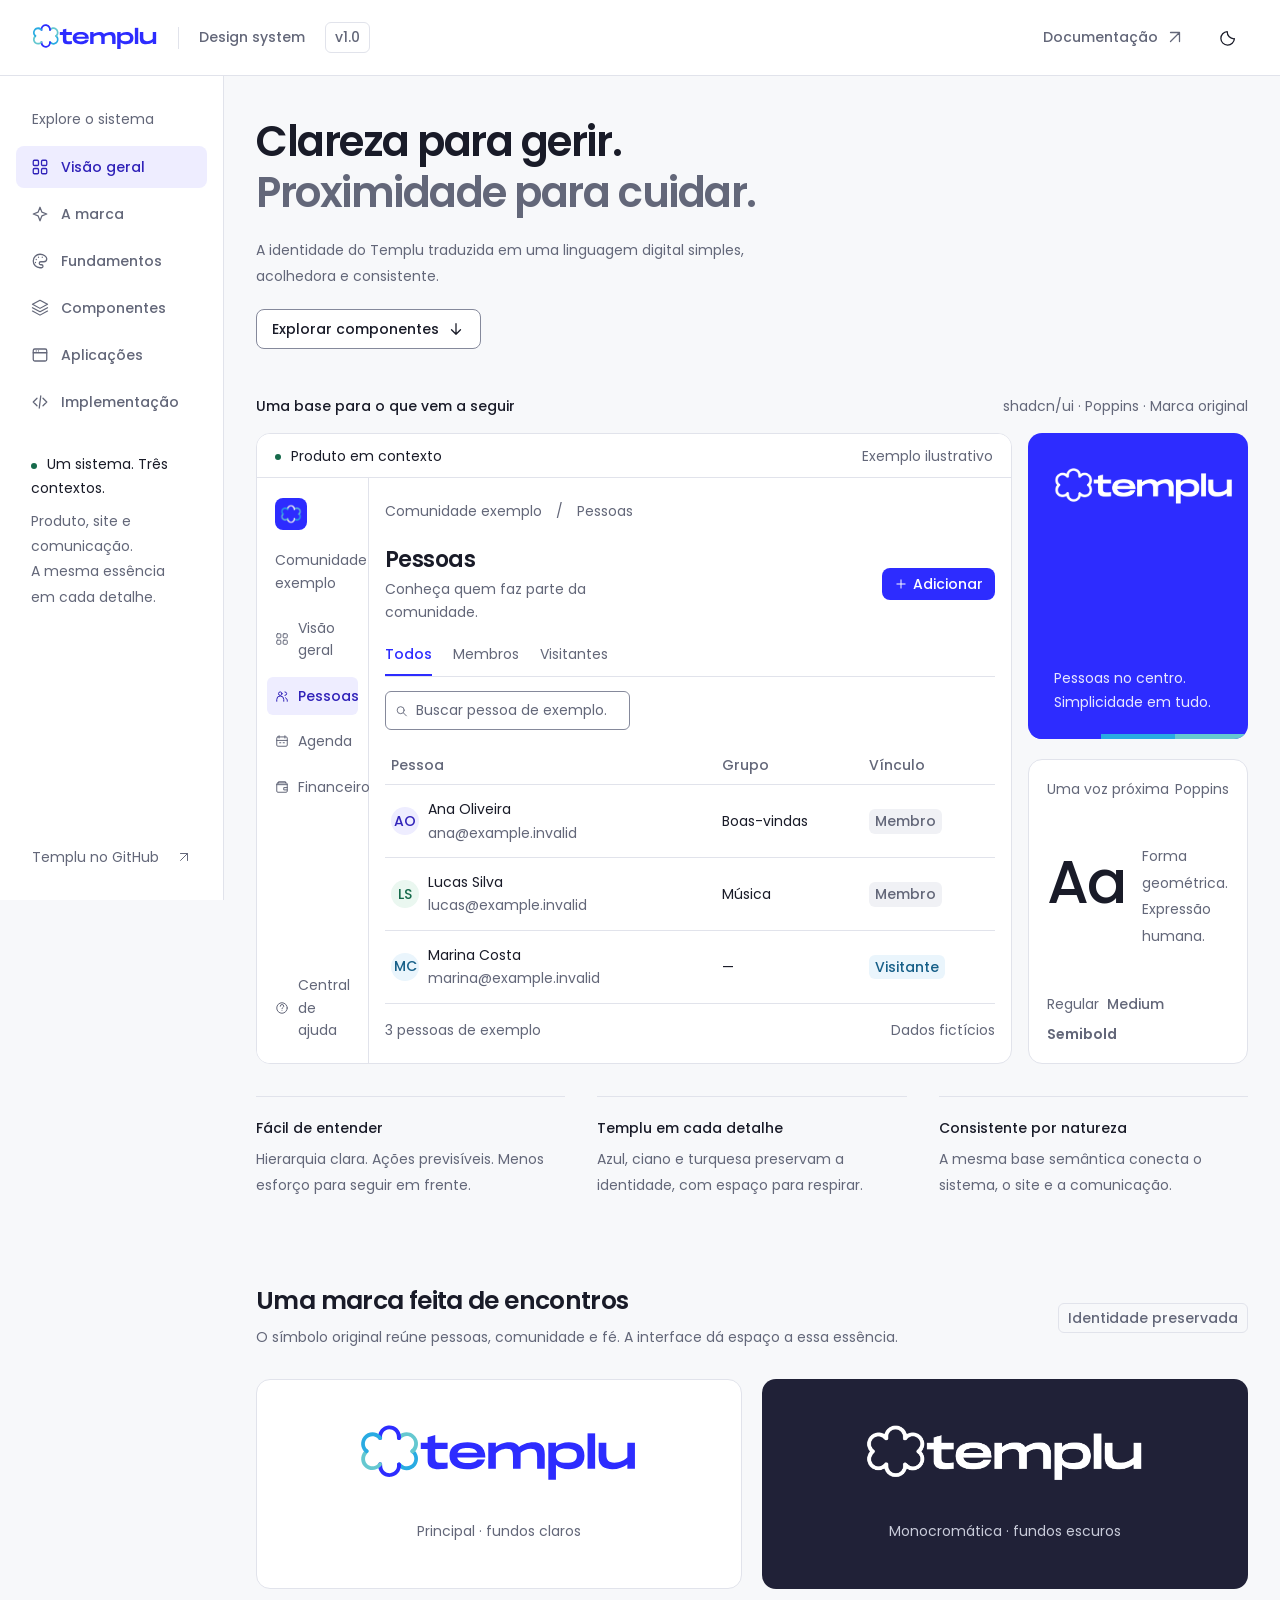
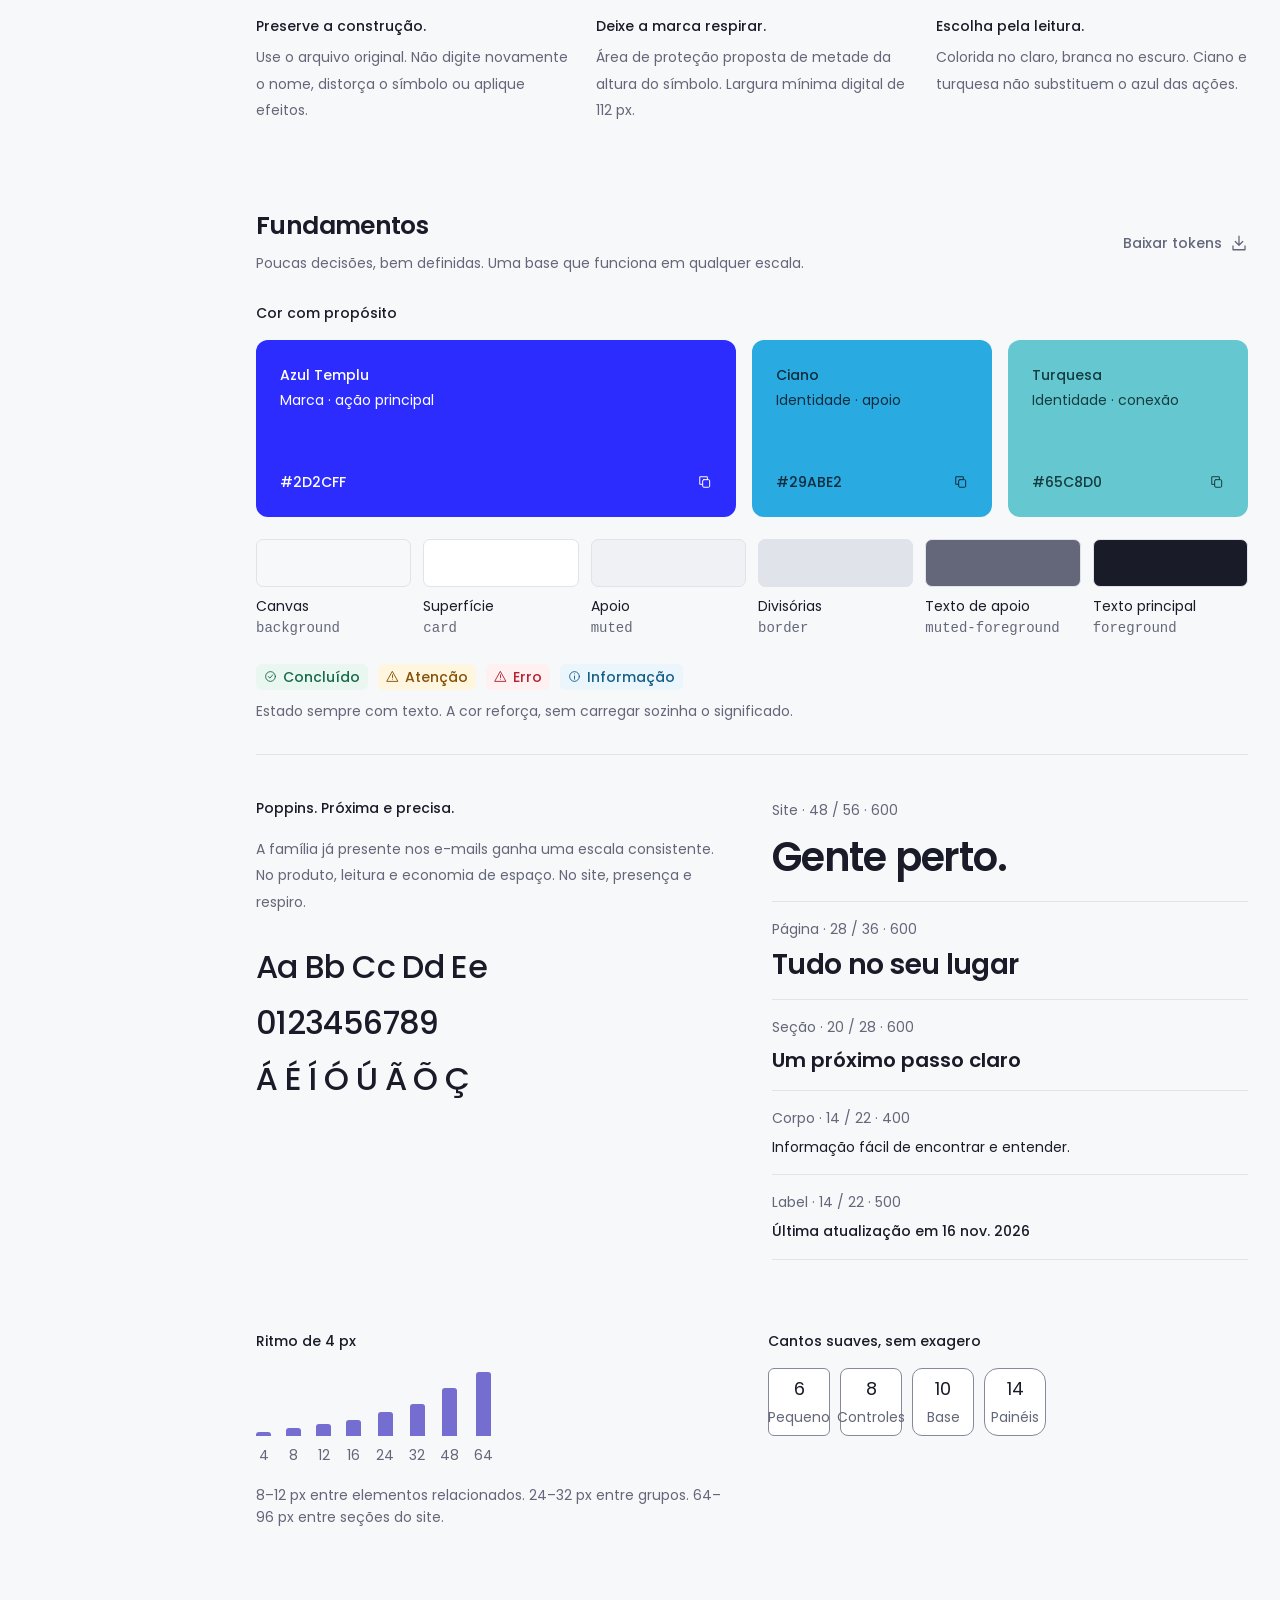
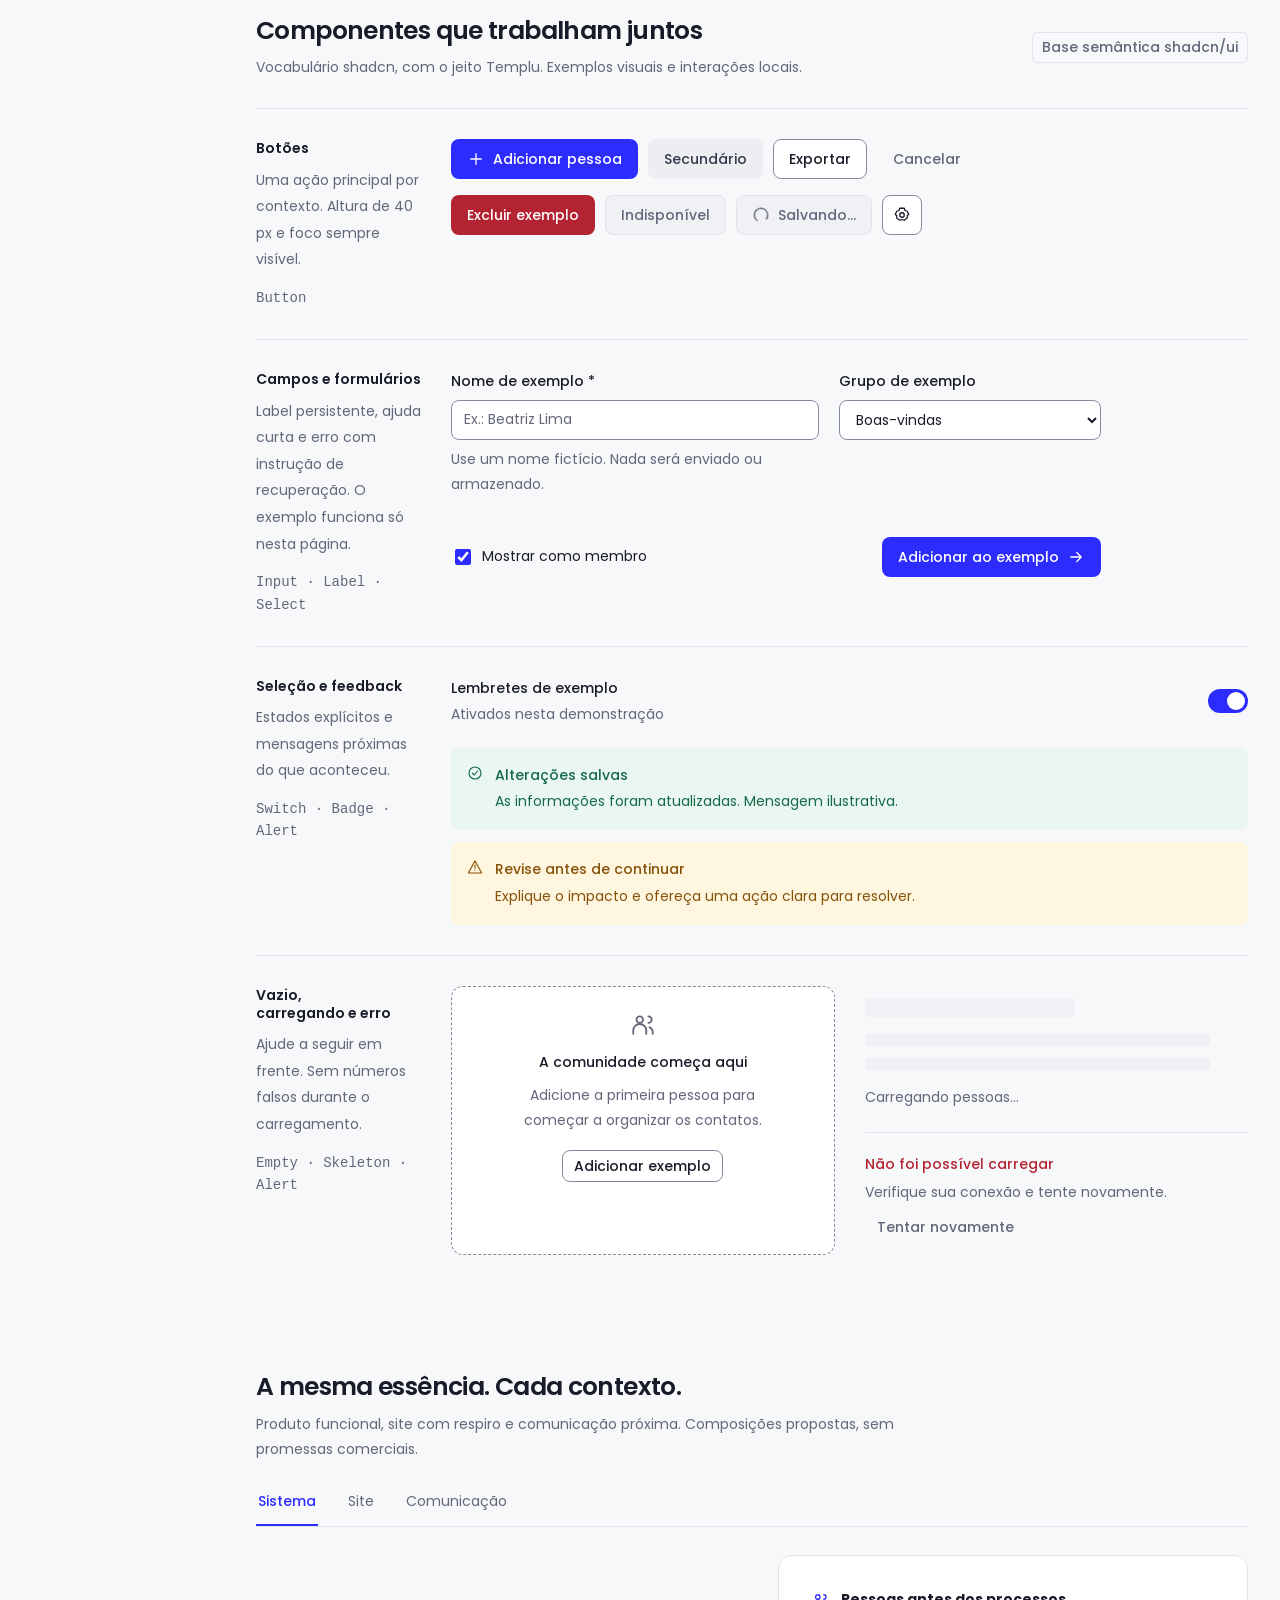
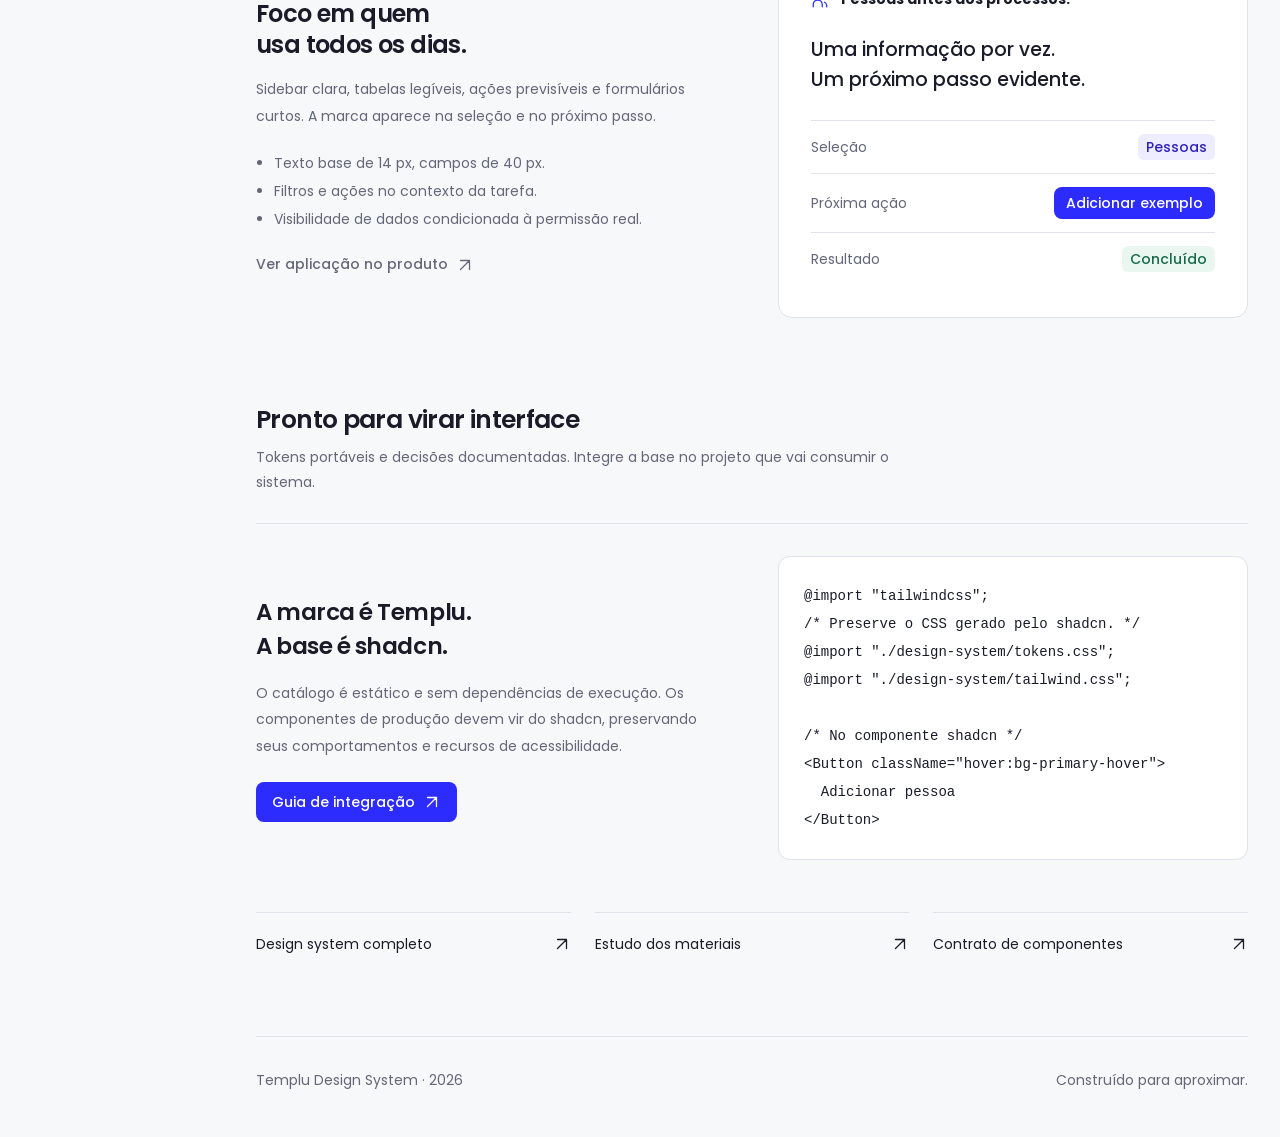
<file: index.html>
<!doctype html><html lang="pt-BR"><head><meta charset="utf-8"><meta name="viewport" content="width=device-width,initial-scale=1"><meta http-equiv="refresh" content="0;url=design-system/index.html"><title>Templu Design System</title></head><body><a href="design-system/index.html">Abrir o design system Templu</a></body></html>
</file>
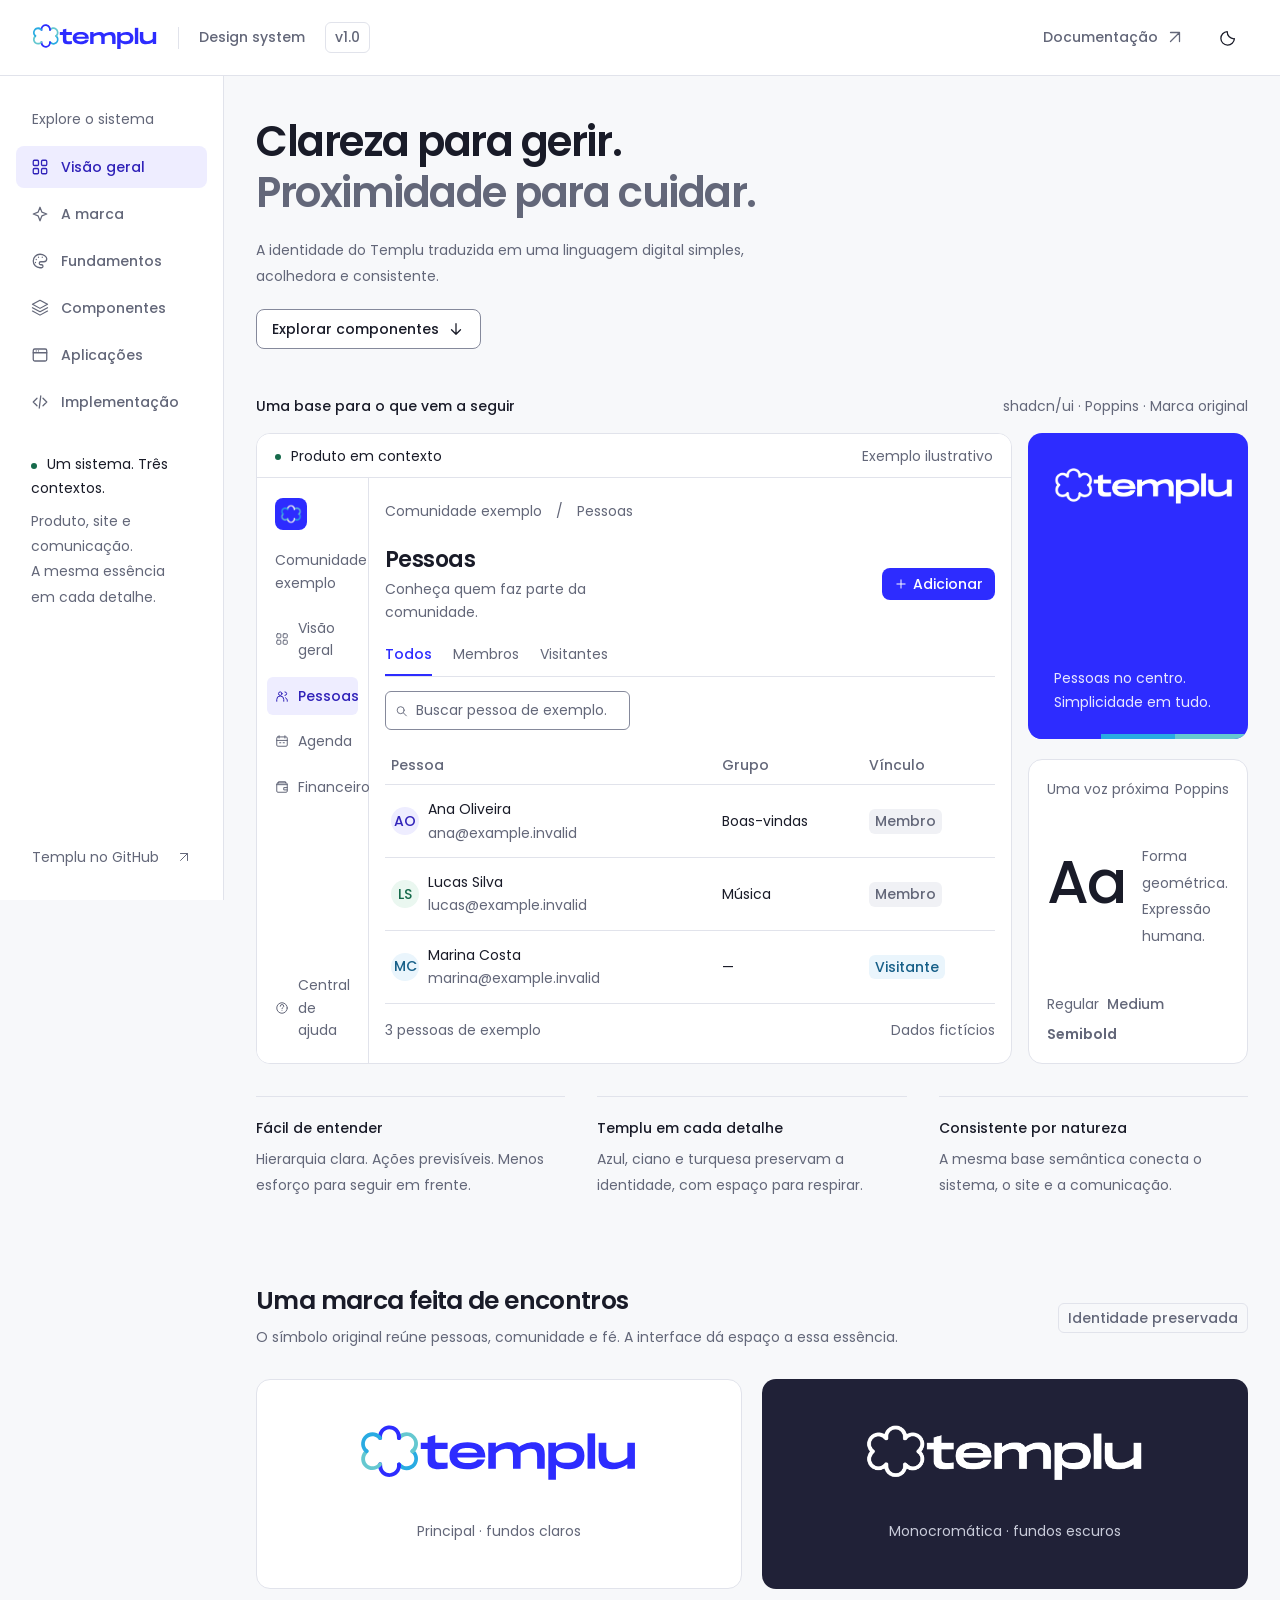
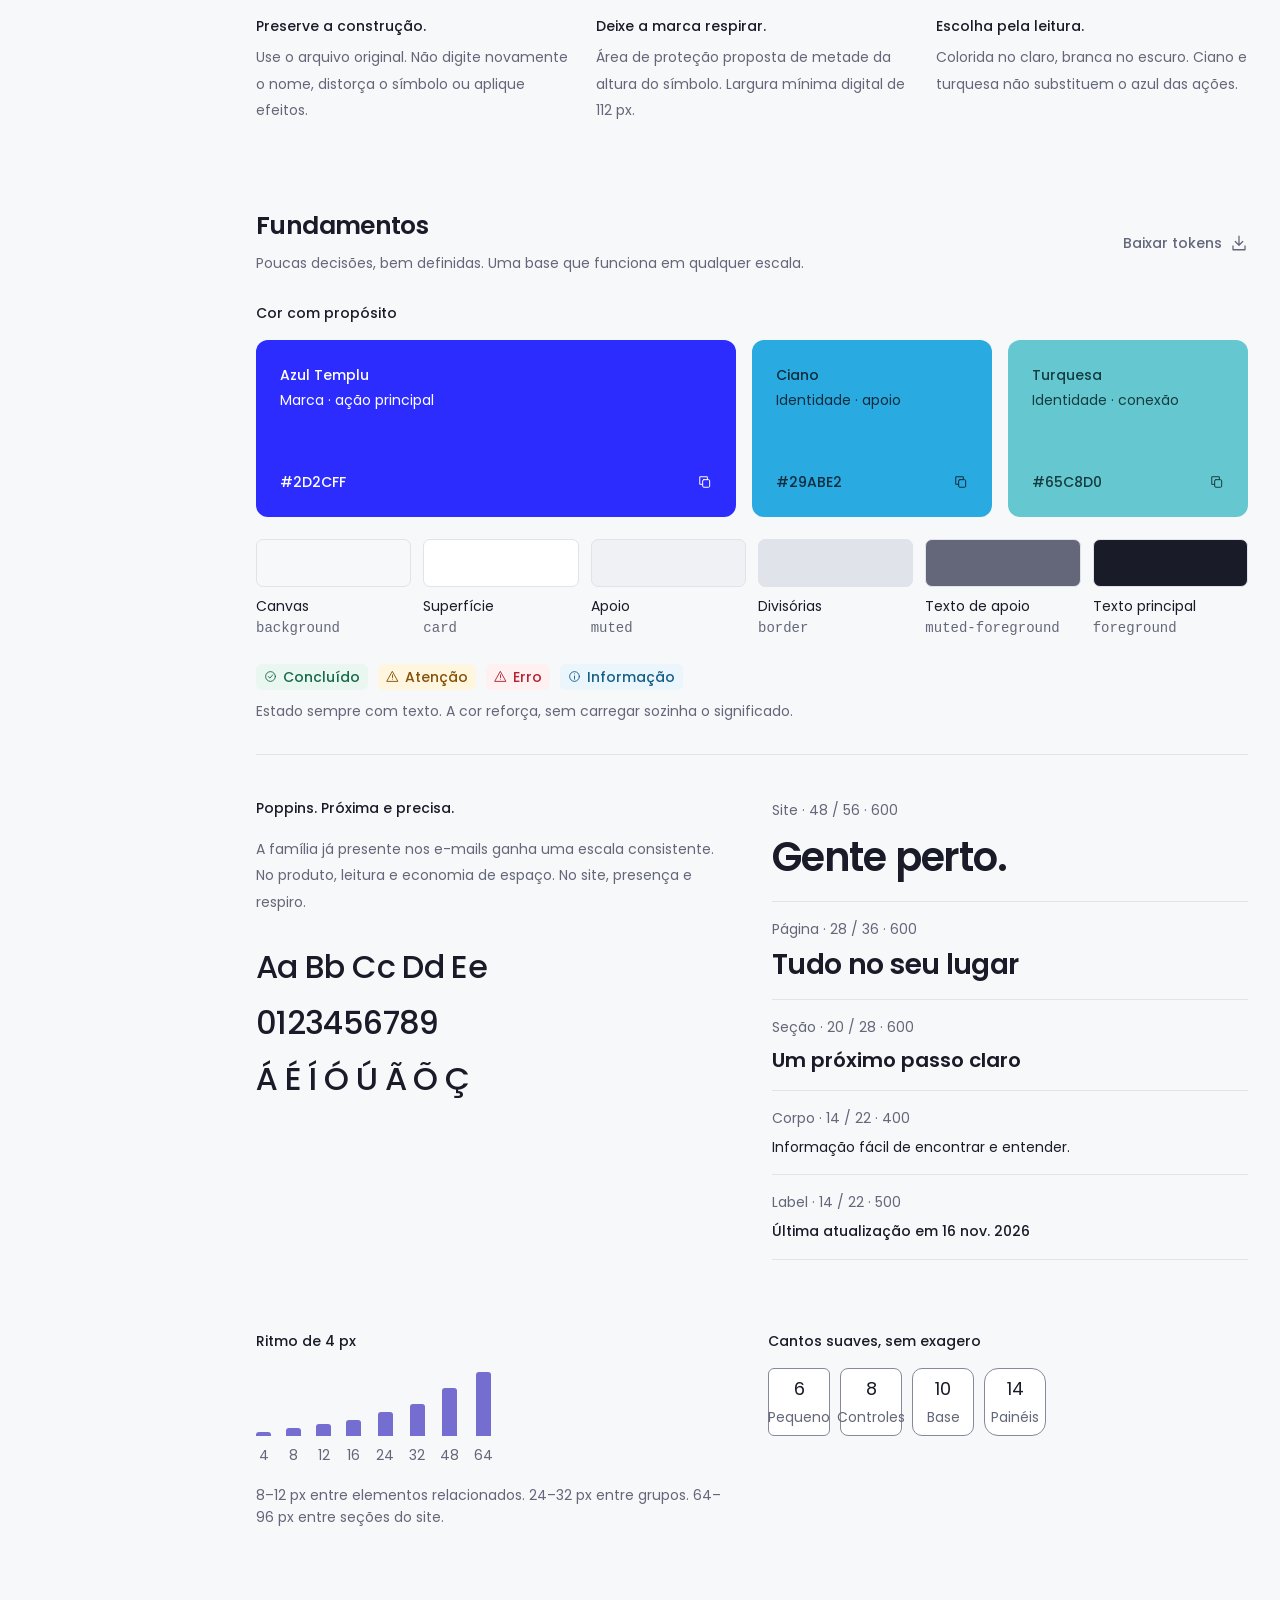
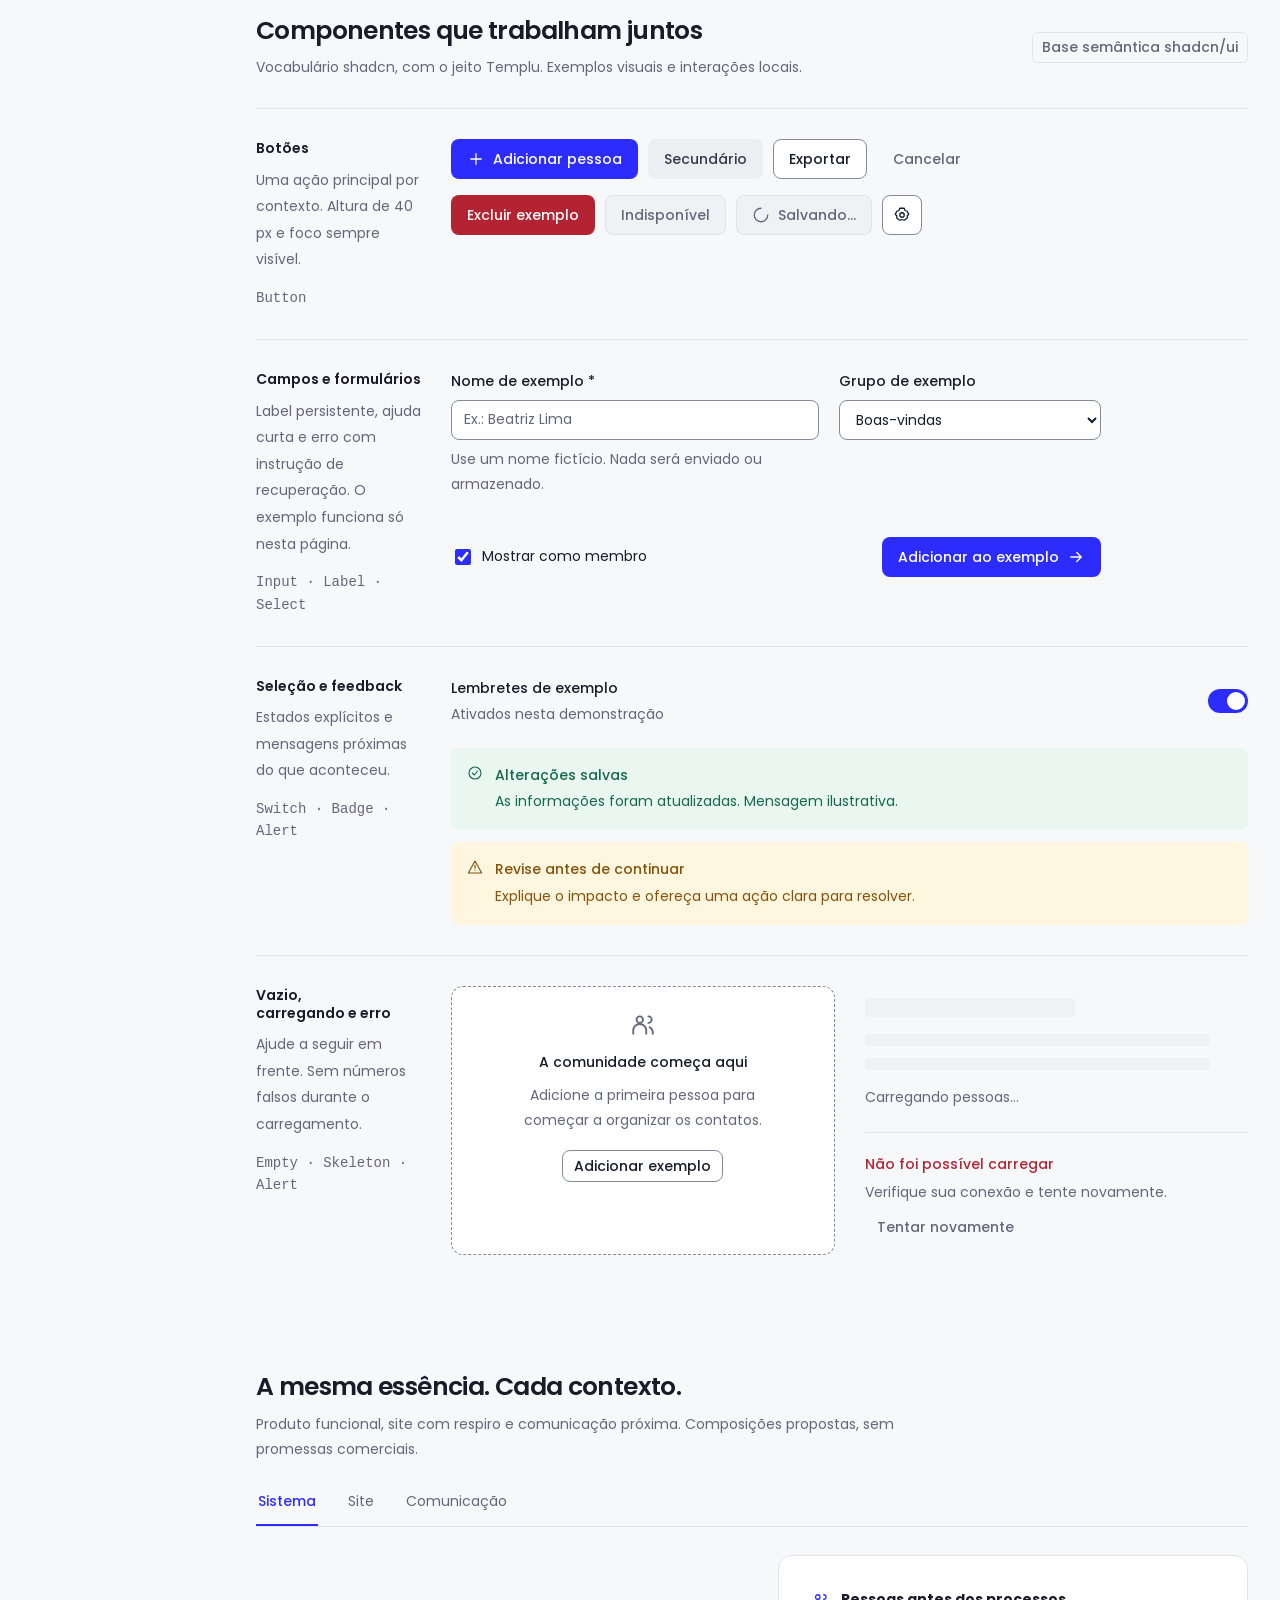
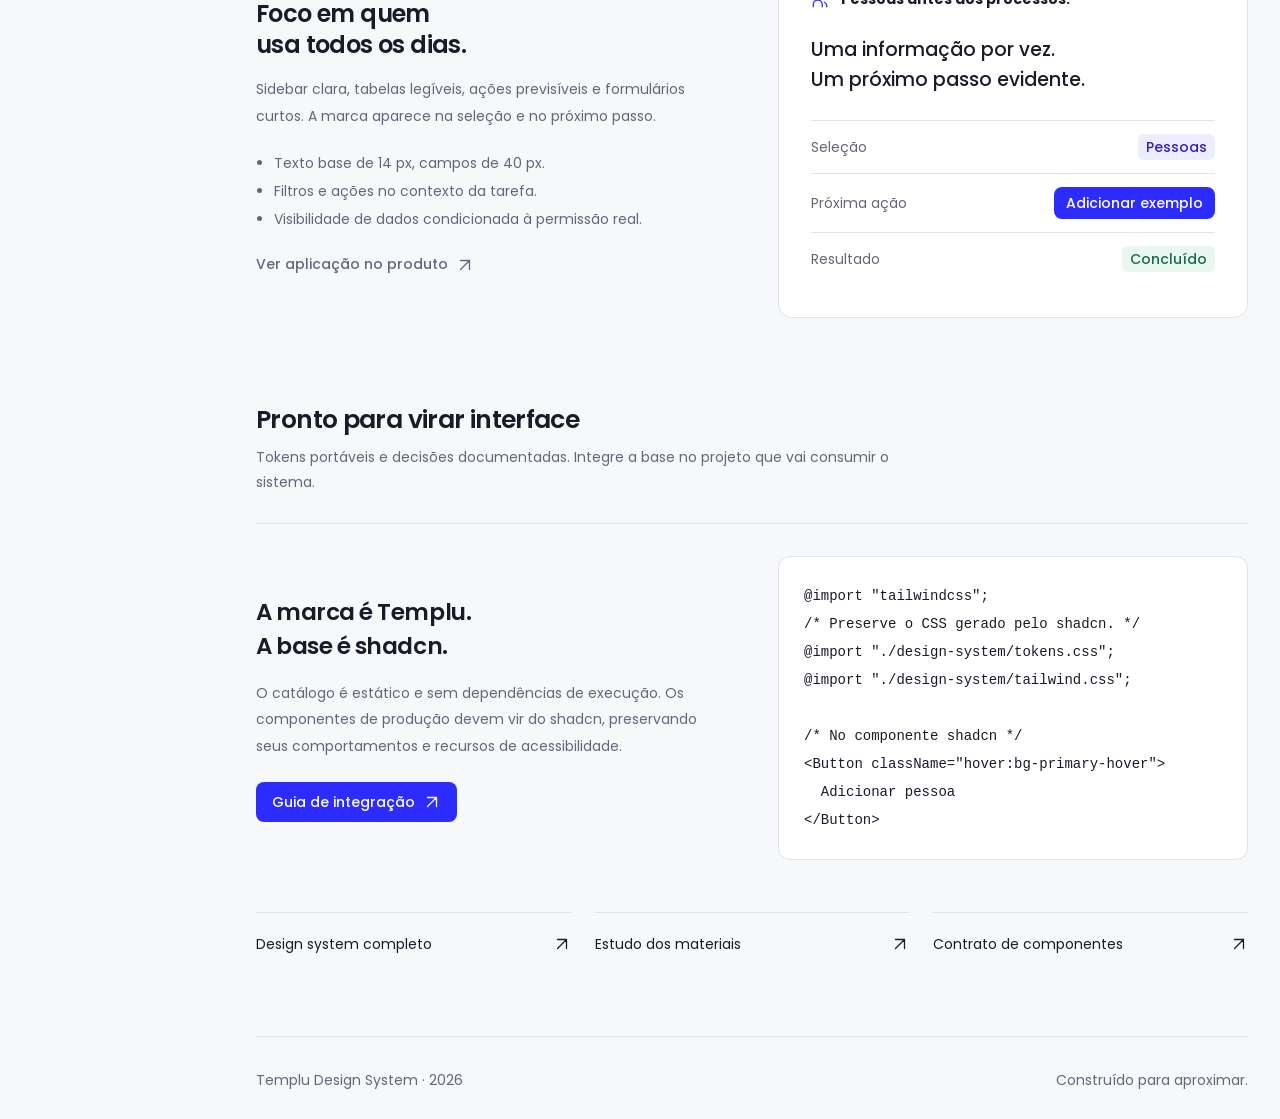
<file: design-system/index.html>
<!doctype html>
<html lang="pt-BR">
<head>
  <meta charset="utf-8">
  <meta name="viewport" content="width=device-width, initial-scale=1">
  <meta name="color-scheme" content="light dark">
  <meta name="description" content="Design system Templu. Marca, fundamentos e componentes para sistema, site e comunicação.">
  <meta http-equiv="Content-Security-Policy" content="default-src 'self'; img-src 'self' data:; style-src 'self'; script-src 'self'; font-src 'self'; connect-src 'none'; object-src 'none'; base-uri 'none'; form-action 'none'">
  <title>Templu · Design system</title>
  <link rel="icon" href="assets/brand/avatar.png">
  <link rel="stylesheet" href="tokens.css">
  <link rel="stylesheet" href="catalog.css">
  <script src="catalog.js" defer></script>
</head>
<body>
<a class="skip" href="#conteudo">Pular para o conteúdo</a>
<header class="topbar">
  <a href="#visao-geral" class="home" aria-label="Templu, início do design system"><img class="logo-light" src="assets/brand/templu.svg" alt="templu" width="126" height="27"><img class="logo-dark" src="assets/brand/templu-white.png" alt="templu" width="126" height="26"></a>
  <span class="top-divider"></span><span class="system-name">Design system</span>
  <span class="version">v1.0</span>
  <div class="top-actions"><a href="../DESIGN.md" class="text-link guide-link">Documentação <svg class="icon" aria-hidden="true"><use href="#arrow-up-right"/></svg></a><button id="theme" class="icon-button" type="button" aria-label="Ativar tema escuro" aria-pressed="false"><svg class="icon" aria-hidden="true"><use href="#moon"/></svg></button></div>
</header>
<aside class="sidebar" aria-label="Índice do design system">
  <p class="nav-group">Explore o sistema</p>
  <nav><a href="#visao-geral" aria-current="location"><svg class="icon" aria-hidden="true"><use href="#grid"/></svg>Visão geral</a><a href="#marca"><svg class="icon" aria-hidden="true"><use href="#spark"/></svg>A marca</a><a href="#fundamentos"><svg class="icon" aria-hidden="true"><use href="#palette"/></svg>Fundamentos</a><a href="#componentes"><svg class="icon" aria-hidden="true"><use href="#layers"/></svg>Componentes</a><a href="#aplicacoes"><svg class="icon" aria-hidden="true"><use href="#window"/></svg>Aplicações</a><a href="#implementacao"><svg class="icon" aria-hidden="true"><use href="#code"/></svg>Implementação</a></nav>
  <div class="sidebar-note"><span class="status-dot"></span> Um sistema. Três contextos.<p>Produto, site e comunicação.<br>A mesma essência em cada detalhe.</p></div>
  <a class="sidebar-footer" href="https://github.com/tiberiolemes/templu-ds">Templu no GitHub <svg class="icon" aria-hidden="true"><use href="#arrow-up-right"/></svg></a>
</aside>
<main id="conteudo">
  <section id="visao-geral" class="overview">
    <div class="intro"><div><h1>Clareza para gerir.<br><span>Proximidade para cuidar.</span></h1><p>A identidade do Templu traduzida em uma linguagem digital simples, acolhedora e consistente.</p></div><a class="button outline intro-link" href="#componentes">Explorar componentes <svg class="icon" aria-hidden="true"><use href="#arrow-down"/></svg></a></div>
    <div class="overview-label"><h2>Uma base para o que vem a seguir</h2><span>shadcn/ui · Poppins · Marca original</span></div>
    <div class="overview-grid">
      <div class="product-preview">
        <div class="preview-top"><span><span class="status-dot"></span> Produto em contexto</span><span>Exemplo ilustrativo</span></div>
        <div class="mini-app">
          <div class="mini-sidebar"><img src="assets/brand/avatar.png" alt="" width="32" height="32"><span class="mini-nav-label">Comunidade exemplo</span><div><svg class="icon" aria-hidden="true"><use href="#grid"/></svg><span>Visão geral</span></div><div class="selected"><svg class="icon" aria-hidden="true"><use href="#users"/></svg><span>Pessoas</span></div><div><svg class="icon" aria-hidden="true"><use href="#calendar"/></svg><span>Agenda</span></div><div><svg class="icon" aria-hidden="true"><use href="#wallet"/></svg><span>Financeiro</span></div><div class="mini-help"><svg class="icon" aria-hidden="true"><use href="#help"/></svg><span>Central de ajuda</span></div></div>
          <div class="mini-content"><div class="breadcrumb">Comunidade exemplo <span>/</span> Pessoas</div><div class="mini-title"><div><h3>Pessoas</h3><p>Conheça quem faz parte da comunidade.</p></div><a class="button small" href="#form-example"><svg class="icon" aria-hidden="true"><use href="#plus"/></svg>Adicionar</a></div><div class="mini-tabs"><span class="active">Todos</span><span>Membros</span><span>Visitantes</span></div><div class="mini-search"><svg class="icon" aria-hidden="true"><use href="#search"/></svg><label class="sr-only" for="people-search">Buscar nos exemplos de pessoas</label><input id="people-search" type="search" placeholder="Buscar pessoa de exemplo…" autocomplete="off"></div><div class="table-scroll"><table class="people-table"><caption class="sr-only">Pessoas fictícias para demonstração visual</caption><thead><tr><th scope="col">Pessoa</th><th scope="col">Grupo</th><th scope="col">Vínculo</th></tr></thead><tbody id="people-body"><tr><td><span class="avatar violet">AO</span><span>Ana Oliveira<small>ana@example.invalid</small></span></td><td>Boas-vindas</td><td><span class="badge neutral">Membro</span></td></tr><tr><td><span class="avatar teal">LS</span><span>Lucas Silva<small>lucas@example.invalid</small></span></td><td>Música</td><td><span class="badge neutral">Membro</span></td></tr><tr><td><span class="avatar blue">MC</span><span>Marina Costa<small>marina@example.invalid</small></span></td><td>—</td><td><span class="badge info">Visitante</span></td></tr></tbody></table></div><p id="people-empty" class="empty-search" hidden>Nenhum exemplo encontrado. Tente outro nome.</p><div class="mini-bottom"><span id="people-count" role="status">3 pessoas de exemplo</span><span>Dados fictícios</span></div></div>
        </div>
      </div>
      <div class="identity-preview"><div class="brand-tile"><img src="assets/brand/templu-white.png" alt="templu" width="244" height="50"><span>Pessoas no centro.<br>Simplicidade em tudo.</span><div class="brand-strips"><span></span><span></span><span></span></div></div><div class="type-tile"><div><span>Uma voz próxima</span><span>Poppins</span></div><strong>Aa</strong><p>Forma geométrica.<br>Expressão humana.</p><div class="type-weights">Regular <span>Medium</span> <b>Semibold</b></div></div></div>
    </div>
    <div class="principles"><div><strong>Fácil de entender</strong><p>Hierarquia clara. Ações previsíveis. Menos esforço para seguir em frente.</p></div><div><strong>Templu em cada detalhe</strong><p>Azul, ciano e turquesa preservam a identidade, com espaço para respirar.</p></div><div><strong>Consistente por natureza</strong><p>A mesma base semântica conecta o sistema, o site e a comunicação.</p></div></div>
  </section>
  <section id="marca" class="ds-section"><div class="section-heading"><div><h2>Uma marca feita de encontros</h2><p>O símbolo original reúne pessoas, comunidade e fé. A interface dá espaço a essa essência.</p></div><span class="tag">Identidade preservada</span></div><div class="brand-lockups"><div class="lockup light-lockup"><img src="assets/brand/templu.svg" alt="Templu, versão colorida original"><span>Principal · fundos claros</span></div><div class="lockup dark-lockup"><img src="assets/brand/templu-white.png" alt="Templu, versão branca original"><span>Monocromática · fundos escuros</span></div></div><div class="rules-row"><p><strong>Preserve a construção.</strong> Use o arquivo original. Não digite novamente o nome, distorça o símbolo ou aplique efeitos.</p><p><strong>Deixe a marca respirar.</strong> Área de proteção proposta de metade da altura do símbolo. Largura mínima digital de 112 px.</p><p><strong>Escolha pela leitura.</strong> Colorida no claro, branca no escuro. Ciano e turquesa não substituem o azul das ações.</p></div></section>
  <section id="fundamentos" class="ds-section"><div class="section-heading"><div><h2>Fundamentos</h2><p>Poucas decisões, bem definidas. Uma base que funciona em qualquer escala.</p></div><a class="text-link" href="tokens.css" download>Baixar tokens <svg class="icon" aria-hidden="true"><use href="#download"/></svg></a></div>
    <h3 class="subheading">Cor com propósito</h3><div class="brand-palette"><button class="swatch swatch-primary" data-copy="#2D2CFF" type="button"><span>Azul Templu<small>Marca · ação principal</small></span><span>#2D2CFF <svg class="icon" aria-hidden="true"><use href="#copy"/></svg></span></button><button class="swatch swatch-cyan" data-copy="#29ABE2" type="button"><span>Ciano<small>Identidade · apoio</small></span><span>#29ABE2 <svg class="icon" aria-hidden="true"><use href="#copy"/></svg></span></button><button class="swatch swatch-teal" data-copy="#65C8D0" type="button"><span>Turquesa<small>Identidade · conexão</small></span><span>#65C8D0 <svg class="icon" aria-hidden="true"><use href="#copy"/></svg></span></button></div>
    <div class="neutral-palette"><div><i class="tone-background"></i><span>Canvas</span><code>background</code></div><div><i class="tone-card"></i><span>Superfície</span><code>card</code></div><div><i class="tone-muted"></i><span>Apoio</span><code>muted</code></div><div><i class="tone-border"></i><span>Divisórias</span><code>border</code></div><div><i class="tone-muted-text"></i><span>Texto de apoio</span><code>muted-foreground</code></div><div><i class="tone-text"></i><span>Texto principal</span><code>foreground</code></div></div>
    <div class="semantic-row"><span class="badge success"><svg class="icon" aria-hidden="true"><use href="#check-circle"/></svg>Concluído</span><span class="badge warning"><svg class="icon" aria-hidden="true"><use href="#alert"/></svg>Atenção</span><span class="badge danger"><svg class="icon" aria-hidden="true"><use href="#alert"/></svg>Erro</span><span class="badge info"><svg class="icon" aria-hidden="true"><use href="#info"/></svg>Informação</span><p>Estado sempre com texto. A cor reforça, sem carregar sozinha o significado.</p></div>
    <div class="type-layout"><div><h3 class="subheading">Poppins. Próxima e precisa.</h3><p class="body-copy">A família já presente nos e-mails ganha uma escala consistente. No produto, leitura e economia de espaço. No site, presença e respiro.</p><div class="glyphs">Aa Bb Cc Dd Ee<br>0123456789<br>Á É Í Ó Ú Ã Õ Ç</div></div><div class="type-scale"><div><span>Site · 48 / 56 · 600</span><strong class="sample-display">Gente perto.</strong></div><div><span>Página · 28 / 36 · 600</span><strong class="sample-title">Tudo no seu lugar</strong></div><div><span>Seção · 20 / 28 · 600</span><strong class="sample-section">Um próximo passo claro</strong></div><div><span>Corpo · 14 / 22 · 400</span><p>Informação fácil de encontrar e entender.</p></div><div><span>Label · 14 / 22 · 500</span><label class="sample-label">Última atualização em 16 nov. 2026</label></div></div></div>
    <div class="geometry"><div><h3 class="subheading">Ritmo de 4 px</h3><div class="spacing-scale"><div><i class="space4"></i>4</div><div><i class="space8"></i>8</div><div><i class="space12"></i>12</div><div><i class="space16"></i>16</div><div><i class="space24"></i>24</div><div><i class="space32"></i>32</div><div><i class="space48"></i>48</div><div><i class="space64"></i>64</div></div><p class="caption">8–12 px entre elementos relacionados. 24–32 px entre grupos. 64–96 px entre seções do site.</p></div><div><h3 class="subheading">Cantos suaves, sem exagero</h3><div class="radii"><div class="radius6">6<small>Pequeno</small></div><div class="radius8">8<small>Controles</small></div><div class="radius10">10<small>Base</small></div><div class="radius14">14<small>Painéis</small></div></div></div></div>
  </section>
  <section id="componentes" class="ds-section"><div class="section-heading"><div><h2>Componentes que trabalham juntos</h2><p>Vocabulário shadcn, com o jeito Templu. Exemplos visuais e interações locais.</p></div><span class="tag">Base semântica shadcn/ui</span></div>
    <div class="component-block"><div class="component-description"><h3>Botões</h3><p>Uma ação principal por contexto. Altura de 40 px e foco sempre visível.</p><code>Button</code></div><div class="component-demo"><div class="button-row"><button type="button" class="button" data-notice="Ação de exemplo concluída."><svg class="icon" aria-hidden="true"><use href="#plus"/></svg>Adicionar pessoa</button><button type="button" class="button secondary" data-notice="Ação secundária de exemplo.">Secundário</button><button type="button" class="button outline" data-notice="Exemplo de exportação. Nenhum arquivo de pessoas foi criado.">Exportar</button><button type="button" class="button ghost" data-notice="Nenhuma alteração pendente.">Cancelar</button></div><div class="button-row"><button type="button" class="button destructive" id="delete-example">Excluir exemplo</button><button type="button" class="button" disabled>Indisponível</button><button type="button" class="button outline" disabled aria-busy="true"><svg class="icon spinner" aria-hidden="true"><use href="#loader"/></svg>Salvando…</button><button type="button" class="icon-button outline" data-notice="Preferências de exemplo." aria-label="Preferências de exemplo"><svg class="icon" aria-hidden="true"><use href="#settings"/></svg></button></div></div></div>
    <div class="component-block" id="form-example"><div class="component-description"><h3>Campos e formulários</h3><p>Label persistente, ajuda curta e erro com instrução de recuperação. O exemplo funciona só nesta página.</p><code>Input · Label · Select</code></div><form class="component-demo demo-form" id="example-form" novalidate><div class="field"><label for="example-name">Nome de exemplo <span aria-hidden="true">*</span></label><input id="example-name" name="name" placeholder="Ex.: Beatriz Lima" required maxlength="80" aria-describedby="name-help name-error"><span class="field-help" id="name-help">Use um nome fictício. Nada será enviado ou armazenado.</span><span id="name-error" class="field-error" hidden>Informe um nome de exemplo para continuar.</span></div><div class="field"><label for="example-group">Grupo de exemplo</label><select id="example-group" name="group"><option value="Boas-vindas">Boas-vindas</option><option value="Música">Música</option><option value="Sem grupo">Sem grupo</option></select></div><div class="form-bottom"><label class="check-label"><input type="checkbox" id="example-member" checked>Mostrar como membro</label><button class="button" type="submit">Adicionar ao exemplo <svg class="icon" aria-hidden="true"><use href="#arrow-right"/></svg></button></div><p id="form-status" class="field-help" role="status"></p></form></div>
    <div class="component-block"><div class="component-description"><h3>Seleção e feedback</h3><p>Estados explícitos e mensagens próximas do que aconteceu.</p><code>Switch · Badge · Alert</code></div><div class="component-demo"><div class="switch-row"><div><strong>Lembretes de exemplo</strong><p id="switch-state">Ativados nesta demonstração</p></div><button class="switch" type="button" role="switch" aria-checked="true" aria-label="Lembretes de exemplo"><span></span></button></div><div class="alert success"><svg class="icon" aria-hidden="true"><use href="#check-circle"/></svg><div><strong>Alterações salvas</strong><p>As informações foram atualizadas. Mensagem ilustrativa.</p></div></div><div class="alert warning"><svg class="icon" aria-hidden="true"><use href="#alert"/></svg><div><strong>Revise antes de continuar</strong><p>Explique o impacto e ofereça uma ação clara para resolver.</p></div></div></div></div>
    <div class="component-block"><div class="component-description"><h3>Vazio, carregando e erro</h3><p>Ajude a seguir em frente. Sem números falsos durante o carregamento.</p><code>Empty · Skeleton · Alert</code></div><div class="component-demo state-grid"><div class="empty-example"><svg class="icon" aria-hidden="true"><use href="#users"/></svg><strong>A comunidade começa aqui</strong><p>Adicione a primeira pessoa para começar a organizar os contatos.</p><a class="button outline small" href="#form-example">Adicionar exemplo</a></div><div class="loading-example" aria-label="Exemplo visual de carregamento"><div class="skeleton skeleton-title"></div><div class="skeleton"></div><div class="skeleton"></div><p>Carregando pessoas…</p><div class="error-example"><strong>Não foi possível carregar</strong><p>Verifique sua conexão e tente novamente.</p><button class="button ghost small" type="button" data-notice="Nova tentativa simulada. Não há conexão com servidor.">Tentar novamente</button></div></div></div></div>
  </section>
  <section id="aplicacoes" class="ds-section"><div class="section-heading"><div><h2>A mesma essência. Cada contexto.</h2><p>Produto funcional, site com respiro e comunicação próxima. Composições propostas, sem promessas comerciais.</p></div></div><div class="tabs" role="tablist" aria-label="Aplicações do design system"><button type="button" id="tab-product" role="tab" aria-selected="true" aria-controls="panel-product" tabindex="0">Sistema</button><button type="button" id="tab-site" role="tab" aria-selected="false" aria-controls="panel-site" tabindex="-1">Site</button><button type="button" id="tab-brand" role="tab" aria-selected="false" aria-controls="panel-brand" tabindex="-1">Comunicação</button></div>
    <div id="panel-product" class="application-panel" role="tabpanel" aria-labelledby="tab-product" tabindex="0"><div class="application-text"><h3>Foco em quem usa todos os dias.</h3><p>Sidebar clara, tabelas legíveis, ações previsíveis e formulários curtos. A marca aparece na seleção e no próximo passo.</p><ul><li>Texto base de 14 px, campos de 40 px.</li><li>Filtros e ações no contexto da tarefa.</li><li>Visibilidade de dados condicionada à permissão real.</li></ul><a class="text-link" href="#visao-geral">Ver aplicação no produto <svg class="icon" aria-hidden="true"><use href="#arrow-up-right"/></svg></a></div><div class="application-visual product-guidelines"><div><svg class="icon" aria-hidden="true"><use href="#users"/></svg><strong>Pessoas antes dos processos.</strong></div><p>Uma informação por vez.<br>Um próximo passo evidente.</p><div class="guideline-line"><span>Seleção</span><span class="badge brand">Pessoas</span></div><div class="guideline-line"><span>Próxima ação</span><a class="button small" href="#form-example">Adicionar exemplo</a></div><div class="guideline-line"><span>Resultado</span><span class="badge success">Concluído</span></div></div></div>
    <div id="panel-site" class="application-panel" role="tabpanel" aria-labelledby="tab-site" tabindex="0" hidden><div class="application-text"><h3>Mais espaço para a mensagem.</h3><p>Títulos maiores, texto enxuto e foco no cuidado com a comunidade. Fotografias reais entram apenas com direitos e autorização confirmados.</p><ul><li>Container de 1200 px, margens de 24 px.</li><li>48/56 px no desktop, 32/40 px no celular.</li><li>Provas e condições comerciais precisam de fonte atual.</li></ul></div><div class="application-visual site-example"><img src="assets/brand/templu.svg" class="logo-light" alt="templu" width="112"><img src="assets/brand/templu-white.png" class="logo-dark" alt="templu" width="112"><h4>Mais tempo<br>para estar perto.</h4><p>Organize a rotina.<br>Cuide da sua comunidade.</p><a href="#implementacao" class="button">Conheça a proposta <svg class="icon" aria-hidden="true"><use href="#arrow-right"/></svg></a><small>Exemplo de composição e mensagem</small></div></div>
    <div id="panel-brand" class="application-panel communication-panel" role="tabpanel" aria-labelledby="tab-brand" tabindex="0" hidden><div class="application-text"><h3>Presença sem excesso.</h3><p>Uma ideia por peça. Azul como assinatura, contraste forte e o símbolo original sempre íntegro.</p><ul><li>Social: 1080 × 1350 px; margens de 80 px.</li><li>E-mail: até 600 px; corpo de 16/24 px.</li><li>Tom humano, direto e sem promessas não comprovadas.</li></ul><a class="text-link" href="../examples/email.html">Abrir modelo de e-mail <svg class="icon" aria-hidden="true"><use href="#arrow-up-right"/></svg></a></div><div class="social-example"><img src="assets/brand/templu-white.png" alt="templu" width="126"><h4>Organizar<br>também é<br>cuidar.</h4><p>Mais clareza na rotina.<br>Mais presença na comunidade.</p><span>Composição conceitual · 4:5</span><div class="social-bottom"></div></div></div>
  </section>
  <section id="implementacao" class="ds-section"><div class="section-heading"><div><h2>Pronto para virar interface</h2><p>Tokens portáveis e decisões documentadas. Integre a base no projeto que vai consumir o sistema.</p></div></div><div class="implementation"><div><h3>A marca é Templu.<br>A base é shadcn.</h3><p>O catálogo é estático e sem dependências de execução. Os componentes de produção devem vir do shadcn, preservando seus comportamentos e recursos de acessibilidade.</p><a class="button" href="../docs/shadcn.md">Guia de integração <svg class="icon" aria-hidden="true"><use href="#arrow-up-right"/></svg></a></div><pre><code>@import "tailwindcss";
/* Preserve o CSS gerado pelo shadcn. */
@import "./design-system/tokens.css";
@import "./design-system/tailwind.css";

/* No componente shadcn */
&lt;Button className="hover:bg-primary-hover"&gt;
  Adicionar pessoa
&lt;/Button&gt;</code></pre></div><div class="resource-links"><a href="../DESIGN.md">Design system completo <svg class="icon" aria-hidden="true"><use href="#arrow-up-right"/></svg></a><a href="../docs/estudo-dos-materiais.md">Estudo dos materiais <svg class="icon" aria-hidden="true"><use href="#arrow-up-right"/></svg></a><a href="../docs/shadcn.md">Contrato de componentes <svg class="icon" aria-hidden="true"><use href="#arrow-up-right"/></svg></a></div></section>
  <footer class="page-footer"><span>Templu Design System · 2026</span><span>Construído para aproximar.</span></footer>
</main>
<div id="toast" role="status" class="toast" hidden></div>
<dialog id="delete-dialog" aria-labelledby="dialog-title" aria-describedby="dialog-description"><form method="dialog"><div class="dialog-icon"><svg class="icon" aria-hidden="true"><use href="#alert"/></svg></div><h2 id="dialog-title">Excluir o exemplo?</h2><p id="dialog-description">Esta é uma demonstração de confirmação. Nenhum registro de pessoa será excluído.</p><div class="dialog-actions"><button value="cancel" class="button outline">Cancelar</button><button value="confirm" class="button destructive">Confirmar exemplo</button></div></form></dialog>
<svg class="icon-library" xmlns="http://www.w3.org/2000/svg" aria-hidden="true"><defs>
<symbol id="plus" viewBox="0 0 24 24"><path d="M12 5v14M5 12h14"/></symbol><symbol id="arrow-right" viewBox="0 0 24 24"><path d="M5 12h14m-6-6 6 6-6 6"/></symbol><symbol id="arrow-up-right" viewBox="0 0 24 24"><path d="M6 18 18 6M6 6h12v12"/></symbol><symbol id="arrow-down" viewBox="0 0 24 24"><path d="M12 5v14m-6-6 6 6 6-6"/></symbol><symbol id="grid" viewBox="0 0 24 24"><rect x="3" y="3" width="7" height="7" rx="1.5"/><rect x="14" y="3" width="7" height="7" rx="1.5"/><rect x="3" y="14" width="7" height="7" rx="1.5"/><rect x="14" y="14" width="7" height="7" rx="1.5"/></symbol><symbol id="users" viewBox="0 0 24 24"><circle cx="9" cy="8" r="3"/><path d="M3 21v-3a6 6 0 0 1 12 0v3M17 5a3 3 0 0 1 0 6m1 4a5 5 0 0 1 3 4v2"/></symbol><symbol id="calendar" viewBox="0 0 24 24"><rect x="3" y="5" width="18" height="16" rx="2"/><path d="M7 3v4m10-4v4M3 11h18m-13 4h2m4 0h2"/></symbol><symbol id="wallet" viewBox="0 0 24 24"><rect x="3" y="5" width="18" height="16" rx="2"/><path d="M3 8h18m0 5h-6v4h6M6 5V3h12v2"/></symbol><symbol id="help" viewBox="0 0 24 24"><circle cx="12" cy="12" r="9"/><path d="M9 9a3 3 0 0 1 6 0c0 2-3 2-3 4m0 3h.01"/></symbol><symbol id="search" viewBox="0 0 24 24"><circle cx="10.5" cy="10.5" r="6.5"/><path d="m16 16 5 5"/></symbol><symbol id="moon" viewBox="0 0 24 24"><path d="M20.5 13A9 9 0 0 1 11 3.5 9 9 0 1 0 20.5 13Z"/></symbol><symbol id="spark" viewBox="0 0 24 24"><path d="m12 3 2.5 6.5L21 12l-6.5 2.5L12 21l-2.5-6.5L3 12l6.5-2.5Z"/></symbol><symbol id="palette" viewBox="0 0 24 24"><path d="M12 3a9 9 0 1 0 0 18h2a2 2 0 0 0 0-4h-1a2 2 0 0 1 0-4h4a4 4 0 0 0 4-4c0-3-4-6-9-6Z"/><path d="M7 10h.01M10 7h.01M15 7h.01M6 14h.01"/></symbol><symbol id="layers" viewBox="0 0 24 24"><path d="m12 3 10 6-10 6L2 9Zm-10 11 10 6 10-6M2 19l10 6 10-6" transform="translate(0 -1) scale(1 .9)"/></symbol><symbol id="window" viewBox="0 0 24 24"><rect x="3" y="4" width="18" height="16" rx="2"/><path d="M3 9h18M7 6.5h.01m3 0h.01"/></symbol><symbol id="code" viewBox="0 0 24 24"><path d="m8 7-5 5 5 5m8-10 5 5-5 5m-3-13-2 16"/></symbol><symbol id="download" viewBox="0 0 24 24"><path d="M12 3v12m-5-5 5 5 5-5M4 16v5h16v-5"/></symbol><symbol id="copy" viewBox="0 0 24 24"><rect x="8" y="8" width="12" height="13" rx="2"/><path d="M16 8V3H3v13h5"/></symbol><symbol id="check-circle" viewBox="0 0 24 24"><circle cx="12" cy="12" r="9"/><path d="m8 12 3 3 5-6"/></symbol><symbol id="alert" viewBox="0 0 24 24"><path d="m12 3 10 18H2ZM12 9v5m0 3h.01"/></symbol><symbol id="info" viewBox="0 0 24 24"><circle cx="12" cy="12" r="9"/><path d="M12 11v6m0-10h.01"/></symbol><symbol id="loader" viewBox="0 0 24 24"><path d="M21 12a9 9 0 1 1-9-9"/></symbol><symbol id="settings" viewBox="0 0 24 24"><circle cx="12" cy="12" r="3"/><path d="m9 3-1 3-3 1-2 4 2 2 0 3 4 3 3-1 3 1 4-3v-3l2-2-2-4-3-1-1-3Z"/></symbol>
</defs></svg>
</body>
</html>
</file>
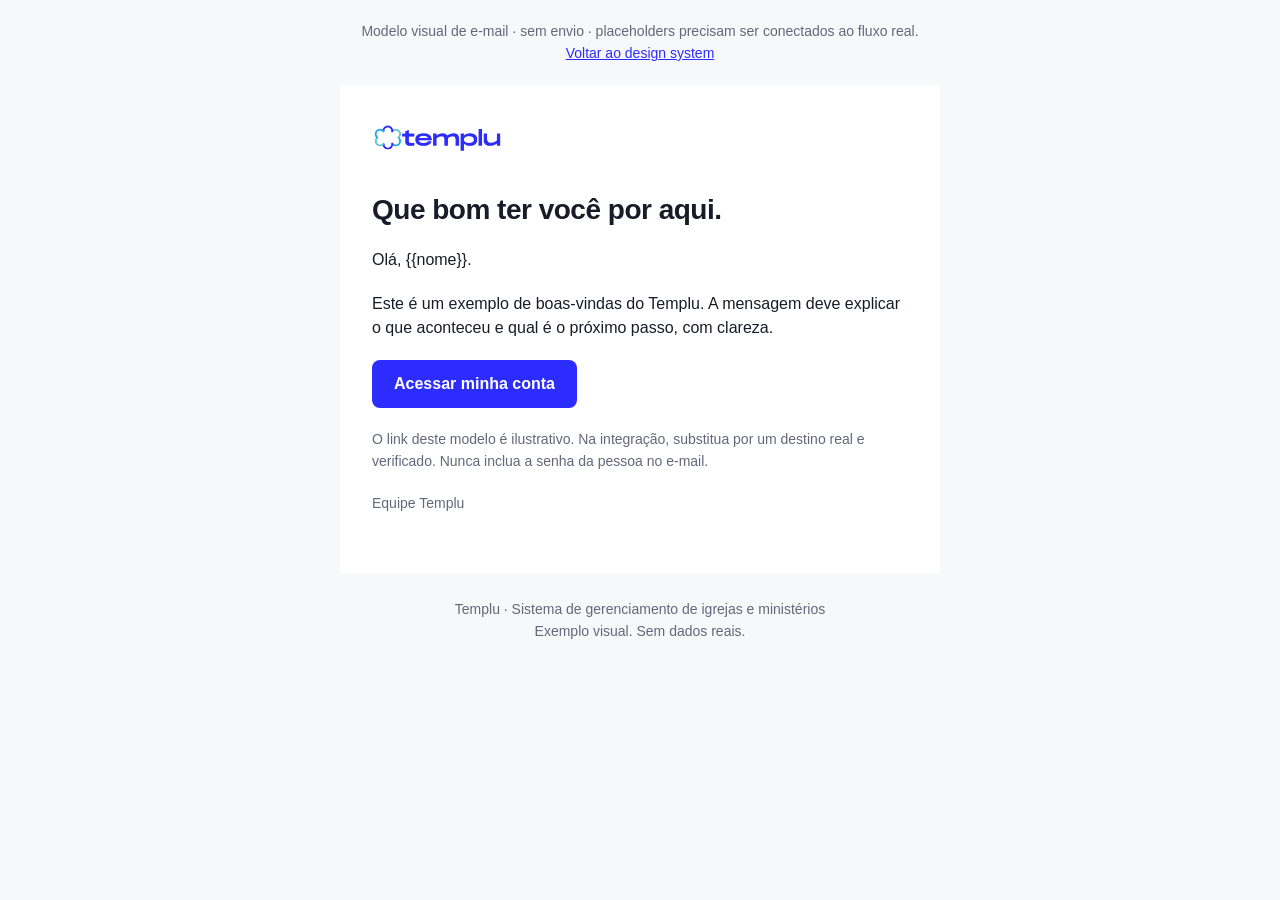
<file: examples/email.html>
<!doctype html>
<html lang="pt-BR"><head><meta charset="utf-8"><meta name="viewport" content="width=device-width,initial-scale=1"><link rel="icon" href="../design-system/assets/brand/avatar.png"><title>Templu · Exemplo de e-mail</title><style>body{margin:0;background:#f7f8fa;color:#191b28;font:16px/24px Arial,sans-serif}table{border-collapse:collapse}a{color:#2d2cff}a:focus-visible{outline:2px solid #2d2cff;outline-offset:4px}.outer{width:100%}.container{width:100%;max-width:600px;background:#fff}.content{padding:40px 32px}h1{font:600 28px/36px Arial,sans-serif;letter-spacing:-.5px;margin:32px 0 20px}p{margin:0 0 20px}.button{display:inline-block;padding:12px 22px;border-radius:8px;background:#2d2cff;color:#fff;text-decoration:none;font-weight:600}.muted{font-size:14px;line-height:22px;color:#636779}.note{font-size:14px;line-height:22px;color:#636779;text-align:center;padding:24px}.preview{padding:20px 24px;text-align:center;color:#636779;font-size:14px;line-height:22px}@media(max-width:640px){.content{padding:32px 24px}.spacer{height:16px!important}h1{font-size:26px;line-height:34px}}</style></head><body><div class="preview">Modelo visual de e-mail · sem envio · placeholders precisam ser conectados ao fluxo real.<br><a href="../design-system/index.html#aplicacoes">Voltar ao design system</a></div><table role="presentation" class="outer"><tr><td align="center"><table role="presentation" class="container"><tr><td class="content"><img src="../design-system/assets/brand/templu.png" width="132" height="28" alt="templu"><h1>Que bom ter você por aqui.</h1><p>Olá, {{nome}}.</p><p>Este é um exemplo de boas-vindas do Templu. A mensagem deve explicar o que aconteceu e qual é o próximo passo, com clareza.</p><p><a href="https://example.invalid/acesso" class="button">Acessar minha conta</a></p><p class="muted">O link deste modelo é ilustrativo. Na integração, substitua por um destino real e verificado. Nunca inclua a senha da pessoa no e-mail.</p><p class="muted">Equipe Templu</p></td></tr></table><p class="note">Templu · Sistema de gerenciamento de igrejas e ministérios<br>Exemplo visual. Sem dados reais.</p></td></tr></table></body></html>
</file>
<file: design-system/catalog.css>
@font-face {
  font-family:Poppins;
  src:url('assets/fonts/Poppins-Regular.ttf') format('truetype');
  font-weight:400;
  font-style:normal;
  font-display:swap
}
@font-face {
  font-family:Poppins;
  src:url('assets/fonts/Poppins-Medium.ttf') format('truetype');
  font-weight:500;
  font-style:normal;
  font-display:swap
}
@font-face {
  font-family:Poppins;
  src:url('assets/fonts/Poppins-SemiBold.ttf') format('truetype');
  font-weight:600;
  font-style:normal;
  font-display:swap
}
@font-face {
  font-family:Poppins;
  src:url('assets/fonts/Poppins-Bold.ttf') format('truetype');
  font-weight:700;
  font-style:normal;
  font-display:swap
}
* {
  box-sizing:border-box
}
html {
  scroll-behavior:smooth;
  scroll-padding-top:104px
}
body {
  margin:0;
  background:var(--background);
  color:var(--foreground);
  font:400 14px/1.6 var(--font-sans);
  -webkit-font-smoothing:antialiased
}
button,input,select {
  font:inherit
}
button,a,input,select {
  -webkit-tap-highlight-color:transparent
}
button {
  cursor:pointer
}
a {
  color:inherit;
  text-decoration:none
}
button {
  color:inherit
}
img {
  max-width:100%;
  height:auto;
  display:block
}
h1,h2,h3,h4,p {
  margin:0
}
h1,h2,h3,h4 {
  font-weight:600;
  line-height:1.3;
  text-wrap:balance
}
p {
  color:var(--muted-foreground)
}
button:disabled {
  cursor:not-allowed
}
::selection {
  background:var(--accent);
  color:var(--accent-foreground)
}
input,select {
  caret-color:var(--primary)
}
:focus-visible {
  outline:2px solid var(--ring);
  outline-offset:4px
}
input:focus-visible,select:focus-visible {
  outline-offset:2px
}
[hidden] {
  display:none!important
}
.sr-only {
  position:absolute;
  width:1px;
  height:1px;
  padding:0;
  margin:-1px;
  overflow:hidden;
  clip:rect(0,0,0,0);
  white-space:nowrap;
  border:0
}
.icon {
  width:18px;
  height:18px;
  fill:none;
  stroke:currentColor;
  stroke-width:1.7;
  stroke-linecap:round;
  stroke-linejoin:round;
  flex-shrink:0
}
.icon-library {
  position:absolute;
  width:0;
  height:0;
  overflow:hidden
}
.logo-dark {
  display:none
}
.dark .logo-dark {
  display:block
}
.dark .logo-light {
  display:none
}
.topbar {
  height:76px;
  position:sticky;
  top:0;
  z-index:20;
  display:flex;
  align-items:center;
  gap:20px;
  background:var(--card);
  border-bottom:1px solid var(--border);
  padding:0 32px
}
.home {
  flex-shrink:0
}
.top-divider {
  height:22px;
  width:1px;
  background:var(--border)
}
.system-name {
  font-weight:500;
  color:var(--muted-foreground);
  font-size:var(--font-size-min)
}
.version,.tag {
  border:1px solid var(--border);
  padding:3px 9px;
  border-radius:6px;
  font-size:var(--font-size-min);
  font-weight:500;
  color:var(--muted-foreground);
  white-space:nowrap
}
.top-actions {
  margin-left:auto;
  display:flex;
  gap:24px;
  align-items:center
}
.text-link {
  display:inline-flex;
  gap:8px;
  align-items:center;
  font-size:var(--font-size-min);
  font-weight:500;
  color:var(--muted-foreground)
}
.text-link:hover {
  color:var(--primary)
}
.icon-button {
  display:inline-flex;
  align-items:center;
  justify-content:center;
  width:40px;
  height:40px;
  border:0;
  border-radius:8px;
  background:transparent;
  transition:background var(--duration-fast)
}
.icon-button:hover {
  background:var(--muted)
}
.icon-button[aria-pressed=true] {
  background:var(--accent);
  color:var(--accent-foreground)
}
.sidebar {
  position:fixed;
  left:0;
  top:76px;
  bottom:0;
  width:224px;
  background:var(--card);
  border-right:1px solid var(--border);
  padding:32px 16px;
  display:flex;
  flex-direction:column;
  z-index:10
}
.nav-group {
  font-size:var(--font-size-min);
  color:var(--muted-foreground);
  padding:0 16px;
  margin-bottom:16px
}
.sidebar nav {
  display:flex;
  flex-direction:column;
  gap:5px
}
.sidebar nav a {
  display:flex;
  align-items:center;
  gap:12px;
  min-height:42px;
  padding:9px 15px;
  font-size:var(--font-size-min);
  font-weight:500;
  border-radius:8px;
  color:var(--sidebar-foreground);
  transition:background var(--duration-fast)
}
.sidebar nav a:hover {
  background:var(--muted)
}
.sidebar nav a[aria-current] {
  background:var(--sidebar-accent);
  color:var(--sidebar-accent-foreground)
}
.sidebar-note {
  font-size:var(--font-size-min);
  line-height:1.7;
  margin:42px 15px 0;
  color:var(--foreground)
}
.sidebar-note p {
  font-size:var(--font-size-min);
  margin-top:8px
}
.status-dot {
  width:6px;
  height:6px;
  border-radius:50%;
  background:var(--success);
  display:inline-block;
  margin-right:6px;
  vertical-align:middle
}
.sidebar-footer {
  display:flex;
  align-items:center;
  justify-content:space-between;
  margin: auto 16px 0;
  padding-top:32px;
  font-size:var(--font-size-min);
  color:var(--muted-foreground)
}
.sidebar-footer .icon {
  width:14px
}
main {
  margin-left:224px;
  max-width:1620px;
  padding:48px 52px 0
}
.intro {
  display:flex;
  align-items:flex-end;
  justify-content:space-between;
  gap:30px;
  margin-bottom:46px
}
h1 {
  font-size:42px;
  letter-spacing:-.035em;
  line-height:1.22
}
h1 span {
  color:var(--muted-foreground)
}
.intro p {
  font-size:var(--font-size-min);
  max-width:490px;
  margin-top:20px;
  line-height:1.8
}
.intro-link {
  margin-bottom:4px;
  flex-shrink:0
}
.button {
  min-height:40px;
  display:inline-flex;
  align-items:center;
  justify-content:center;
  gap:8px;
  border:1px solid transparent;
  border-radius:var(--radius-md);
  padding:9px 15px;
  background:var(--primary);
  color:var(--primary-foreground);
  font-size:var(--font-size-min);
  font-weight:500;
  line-height:20px;
  white-space:nowrap;
  transition:background var(--duration-fast),color var(--duration-fast)
}
.button:hover {
  background:var(--primary-hover)
}
.button:active {
  background:var(--primary-active)
}
.button.secondary {
  background:var(--secondary);
  color:var(--secondary-foreground)
}
.button.secondary:hover {
  background:var(--border)
}
.outline {
  border:1px solid var(--input);
  background:var(--card);
  color:var(--foreground)
}
.button.outline:hover {
  background:var(--muted)
}
.button.ghost {
  background:transparent;
  color:var(--muted-foreground)
}
.button.ghost:hover {
  background:var(--muted);
  color:var(--foreground)
}
.button.destructive {
  background:var(--destructive);
  color:var(--destructive-foreground)
}
.button.destructive:hover {
  filter:brightness(.9)
}
.button:disabled {
  background:var(--muted);
  color:var(--muted-foreground);
  border-color:var(--border);
  filter:none
}
.button.small {
  min-height:32px;
  padding:5px 11px;
  font-size:var(--font-size-min);
  gap:5px
}
.small .icon {
  width:14px;
  height:14px
}
.overview-label {
  display:flex;
  align-items:center;
  justify-content:space-between;
  gap:16px;
  margin-bottom:16px
}
.overview-label h2 {
  font-size:var(--font-size-min);
  font-weight:500
}
.overview-label>span {
  font-size:var(--font-size-min);
  color:var(--muted-foreground)
}
.overview-grid {
  display:grid;
  grid-template-columns:minmax(0,1fr) 260px;
  gap:20px
}
.product-preview {
  border:1px solid var(--border);
  border-radius:14px;
  overflow:hidden;
  background:var(--card);
  min-width:0
}
.preview-top {
  height:44px;
  border-bottom:1px solid var(--border);
  display:flex;
  align-items:center;
  justify-content:space-between;
  gap:10px;
  padding:0 18px;
  background:var(--card);
  font-size:var(--font-size-min)
}
.preview-top>span:last-child {
  font-size:var(--font-size-min);
  color:var(--muted-foreground)
}
.mini-app {
  display:grid;
  grid-template-columns:146px minmax(0,1fr);
  min-height:354px
}
.mini-sidebar {
  border-right:1px solid var(--border);
  padding:20px 10px 14px;
  display:flex;
  flex-direction:column;
  gap:5px;
  font-size:var(--font-size-min);
  color:var(--muted-foreground);
  background:var(--sidebar)
}
.mini-sidebar>img {
  margin:0 8px 12px;
  border-radius:8px
}
.mini-nav-label {
  font-size:var(--font-size-min);
  padding:0 8px;
  margin-bottom:8px
}
.mini-sidebar>div {
  display:flex;
  align-items:center;
  gap:9px;
  padding:8px;
  border-radius:6px
}
.mini-sidebar .icon {
  height:14px;
  width:14px
}
.mini-sidebar .selected {
  background:var(--accent);
  color:var(--accent-foreground);
  font-weight:500
}
.mini-sidebar .mini-help {
  margin-top:auto;
  padding-top:24px
}
.mini-content {
  padding:21px 23px;
  min-width:0
}
.breadcrumb {
  font-size:var(--font-size-min);
  color:var(--muted-foreground);
  margin-bottom:23px
}
.breadcrumb span {
  padding:0 10px
}
.mini-title {
  display:flex;
  gap:12px;
  justify-content:space-between;
  align-items:center
}
.mini-title h3 {
  font-size:22px;
  letter-spacing:-.025em
}
.mini-title p {
  font-size:var(--font-size-min);
  margin-top:4px
}
.mini-tabs {
  display:flex;
  gap:21px;
  font-size:var(--font-size-min);
  border-bottom:1px solid var(--border);
  margin:20px 0 14px;
  color:var(--muted-foreground)
}
.mini-tabs span {
  padding-bottom:9px
}
.mini-tabs .active {
  border-bottom:2px solid var(--primary);
  color:var(--primary);
  font-weight:500
}
.mini-search {
  display:flex;
  align-items:center;
  gap:8px;
  max-width:245px;
  position:relative;
  margin-bottom:16px
}
.mini-search>.icon {
  position:absolute;
  left:10px;
  width:13px;
  color:var(--muted-foreground);
  pointer-events:none
}
.mini-search input {
  width:100%;
  border:1px solid var(--input);
  border-radius:6px;
  background:var(--card);
  padding:7px 9px 7px 30px;
  font-size:var(--font-size-min);
  color:var(--foreground)
}
input::placeholder {
  color:var(--muted-foreground);
  opacity:1
}
.table-scroll {
  overflow-x:auto
}
.people-table {
  width:100%;
  border-collapse:collapse;
  text-align:left;
  font-size:var(--font-size-min);
  white-space:nowrap
}
.people-table th {
  color:var(--muted-foreground);
  font-size:var(--font-size-min);
  font-weight:500;
  padding:8px 6px;
  border-bottom:1px solid var(--border)
}
.people-table td {
  padding:11px 6px;
  border-bottom:1px solid var(--border)
}
.people-table td:first-child {
  display:flex;
  align-items:center;
  gap:9px;
  min-width:158px
}
.people-table small {
  display:block;
  font-size:var(--font-size-min);
  color:var(--muted-foreground);
  margin-top:1px
}
.avatar {
  display:inline-flex;
  align-items:center;
  justify-content:center;
  border-radius:50%;
  width:28px;
  height:28px;
  font-size:var(--font-size-min);
  font-weight:500;
  flex-shrink:0;
  background:var(--accent);
  color:var(--accent-foreground)
}
.avatar.teal {
  background:var(--success-subtle);
  color:var(--success)
}
.avatar.blue {
  background:var(--info-subtle);
  color:var(--info)
}
.badge {
  display:inline-flex;
  align-items:center;
  gap:6px;
  min-height:24px;
  padding:2px 8px;
  border-radius:6px;
  font-size:var(--font-size-min);
  font-weight:500;
  white-space:nowrap
}
.badge .icon {
  width:13px;
  height:13px
}
.badge.neutral {
  background:var(--muted);
  color:var(--muted-foreground)
}
.badge.brand {
  background:var(--accent);
  color:var(--accent-foreground)
}
.badge.success,.alert.success {
  background:var(--success-subtle);
  color:var(--success)
}
.badge.warning,.alert.warning {
  background:var(--warning-subtle);
  color:var(--warning)
}
.badge.danger {
  background:var(--destructive-subtle);
  color:var(--destructive)
}
.badge.info {
  background:var(--info-subtle);
  color:var(--info)
}
.people-table .badge {
  font-size:var(--font-size-min);
  min-height:19px;
  padding:1px 6px
}
.mini-bottom {
  display:flex;
  justify-content:space-between;
  font-size:var(--font-size-min);
  color:var(--muted-foreground);
  padding-top:15px;
  gap:12px
}
.empty-search {
  font-size:var(--font-size-min);
  padding:24px 0
}
.identity-preview {
  display:grid;
  grid-template-rows:1fr 1fr;
  gap:20px
}
.brand-tile {
  border-radius:14px;
  background:var(--brand-blue);
  color:#fff;
  padding:27px 26px 24px;
  position:relative;
  overflow:hidden;
  display:flex;
  flex-direction:column;
  justify-content:space-between;
  min-height:205px
}
.brand-tile img {
  max-width:180px;
  margin:8px 0 20px
}
.brand-tile>span {
  font-size:var(--font-size-min);
  line-height:1.7;
  color:#e7e7ff
}
.brand-strips {
  position:absolute;
  bottom:0;
  left:0;
  right:0;
  height:5px;
  display:flex
}
.brand-strips span {
  flex:1
}
.brand-strips span:nth-child(1) {
  background:var(--brand-blue)
}
.brand-strips span:nth-child(2) {
  background:var(--brand-cyan)
}
.brand-strips span:nth-child(3) {
  background:var(--brand-teal)
}
.type-tile {
  border:1px solid var(--border);
  background:var(--card);
  border-radius:14px;
  padding:18px 22px;
  display:grid;
  grid-template-columns:1fr 1fr;
  align-content:space-between;
  gap:8px
}
.type-tile>div:first-child {
  grid-column:1/-1;
  display:flex;
  justify-content:space-between;
  color:var(--muted-foreground);
  font-size:var(--font-size-min)
}
.type-tile>strong {
  font-size:67px;
  font-weight:500;
  letter-spacing:-.04em;
  line-height:1.3
}
.type-tile>p {
  font-size:var(--font-size-min);
  align-self:center;
  line-height:1.9;
  padding-left:8px
}
.type-weights {
  grid-column:1/-1;
  font-size:var(--font-size-min);
  display:flex;
  gap:14px;
  color:var(--muted-foreground)
}
.type-weights span {
  font-weight:500
}
.type-weights b {
  font-weight:600
}
.principles {
  display:grid;
  grid-template-columns:repeat(3,1fr);
  gap:32px;
  margin-top:32px
}
.principles>div {
  padding-top:20px;
  border-top:1px solid var(--border)
}
.principles strong {
  font-size:var(--font-size-min);
  font-weight:500
}
.principles p {
  font-size:var(--font-size-min);
  margin-top:6px;
  line-height:1.8
}
.ds-section {
  margin-top:78px;
  padding-top:8px;
  scroll-margin-top:100px
}
.section-heading {
  display:flex;
  align-items:center;
  justify-content:space-between;
  gap:32px;
  margin-bottom:28px
}
.section-heading h2 {
  font-size:25px;
  letter-spacing:-.025em
}
.section-heading p {
  font-size:var(--font-size-min);
  margin-top:8px;
  max-width:650px;
  line-height:1.8
}
.brand-lockups {
  display:grid;
  grid-template-columns:1fr 1fr;
  gap:20px
}
.lockup {
  min-height:210px;
  border-radius:14px;
  display:flex;
  flex-direction:column;
  justify-content:center;
  align-items:center;
  gap:36px;
  padding:36px
}
.lockup img {
  width:280px
}
.lockup span {
  font-size:var(--font-size-min)
}
.light-lockup {
  background:#fff;
  border:1px solid #e1e3eb;
  color:#636779
}
.dark-lockup {
  background:#202137;
  color:#c9ccda
}
.rules-row {
  display:grid;
  grid-template-columns:repeat(3,1fr);
  gap:28px;
  margin-top:24px
}
.rules-row p {
  font-size:var(--font-size-min);
  line-height:1.9
}
.rules-row strong {
  display:block;
  color:var(--foreground);
  font-weight:500;
  margin-bottom:5px
}
.subheading {
  font-size:14px;
  font-weight:500;
  margin-bottom:18px
}
.brand-palette {
  display:grid;
  grid-template-columns:2fr 1fr 1fr;
  gap:16px
}
.swatch {
  display:flex;
  flex-direction:column;
  justify-content:space-between;
  align-items:stretch;
  text-align:left;
  border:0;
  border-radius:12px;
  min-height:177px;
  padding:24px;
  font-size:var(--font-size-min);
  font-weight:500
}
.swatch small {
  display:block;
  font-size:var(--font-size-min);
  margin-top:3px;
  font-weight:400
}
.swatch>span:last-child {
  display:flex;
  justify-content:space-between;
  align-items:center;
  font-size:var(--font-size-min);
  font-variant-numeric:tabular-nums
}
.swatch .icon {
  width:14px;
  height:14px
}
.swatch-primary {
  background:var(--brand-blue);
  color:#fff
}
.swatch-cyan {
  background:var(--brand-cyan);
  color:#102c3d
}
.swatch-teal {
  background:var(--brand-teal);
  color:#153c40
}
.neutral-palette {
  display:grid;
  grid-template-columns:repeat(6,1fr);
  gap:12px;
  margin-top:22px
}
.neutral-palette i {
  display:block;
  height:48px;
  border-radius:7px;
  border:1px solid var(--border);
  margin-bottom:8px
}
.neutral-palette span {
  display:block;
  font-size:var(--font-size-min)
}
.neutral-palette code {
  display:block;
  font-size:var(--font-size-min);
  color:var(--muted-foreground);
  overflow-wrap:anywhere
}
.tone-background {
  background:var(--background)
}
.tone-card {
  background:var(--card)
}
.tone-muted {
  background:var(--muted)
}
.tone-border {
  background:var(--border)
}
.tone-muted-text {
  background:var(--muted-foreground)
}
.tone-text {
  background:var(--foreground)
}
.semantic-row {
  display:flex;
  gap:10px;
  align-items:center;
  flex-wrap:wrap;
  margin-top:24px;
  padding-bottom:32px;
  border-bottom:1px solid var(--border)
}
.semantic-row>p {
  font-size:var(--font-size-min);
  flex:1;
  min-width:240px;
  margin-left:8px
}
.type-layout {
  display:grid;
  grid-template-columns:1fr 1fr;
  gap:72px;
  margin:44px 0
}
.body-copy {
  font-size:var(--font-size-min);
  line-height:1.9;
  max-width:55ch
}
.glyphs {
  font-size:32px;
  line-height:1.75;
  font-weight:500;
  letter-spacing:-.02em;
  margin-top:24px
}
.type-scale>div {
  padding:16px 0;
  border-bottom:1px solid var(--border)
}
.type-scale>div:first-child {
  padding-top:0
}
.type-scale>div>span {
  display:block;
  font-size:var(--font-size-min);
  color:var(--muted-foreground);
  margin-bottom:7px
}
.type-scale strong {
  display:block;
  font-weight:600
}
.sample-display {
  font-size:48px;
  line-height:56px;
  letter-spacing:-.03em
}
.sample-title {
  font-size:28px;
  line-height:36px;
  letter-spacing:-.025em
}
.sample-section {
  font-size:20px;
  line-height:28px
}
.type-scale p {
  font-size:14px;
  line-height:22px;
  color:var(--foreground)
}
.sample-label {
  font-size:var(--font-size-min);
  line-height:22px;
  font-weight:500
}
.geometry {
  display:grid;
  grid-template-columns:1fr 1fr;
  gap:48px;
  padding:28px 0 0
}
.spacing-scale {
  display:flex;
  gap:18px;
  align-items:flex-end;
  min-height:98px
}
.spacing-scale>div {
  text-align:center;
  font-size:var(--font-size-min);
  color:var(--muted-foreground)
}
.spacing-scale i {
  display:block;
  width:15px;
  background:var(--accent-foreground);
  opacity:.65;
  border-radius:3px 3px 0 0;
  margin:0 auto 8px
}
.space4 {
  height:4px
}
.space8 {
  height:8px
}
.space12 {
  height:12px
}
.space16 {
  height:16px
}
.space24 {
  height:24px
}
.space32 {
  height:32px
}
.space48 {
  height:48px
}
.space64 {
  height:64px
}
.caption {
  font-size:var(--font-size-min);
  margin-top:18px;
  max-width:55ch
}
.radii {
  display:flex;
  gap:16px
}
.radii>div {
  width:76px;
  height:76px;
  border:1px solid var(--input);
  display:flex;
  align-items:center;
  justify-content:center;
  flex-direction:column;
  gap:2px;
  font-size:18px;
  background:var(--card)
}
.radii small {
  font-size:var(--font-size-min);
  color:var(--muted-foreground)
}
.radius6 {
  border-radius:6px
}
.radius8 {
  border-radius:8px
}
.radius10 {
  border-radius:10px
}
.radius14 {
  border-radius:14px
}
.component-block {
  display:grid;
  grid-template-columns:210px minmax(0,1fr);
  gap:38px;
  padding:30px 0;
  border-top:1px solid var(--border);
  scroll-margin-top:100px
}
.component-description h3 {
  font-size:var(--font-size-min);
  margin-bottom:9px
}
.component-description p {
  font-size:var(--font-size-min);
  line-height:1.9
}
.component-description code {
  display:block;
  font-size:var(--font-size-min);
  color:var(--muted-foreground);
  margin-top:14px
}
.component-demo {
  min-width:0
}
.button-row {
  display:flex;
  gap:10px;
  align-items:center;
  flex-wrap:wrap
}
.button-row+.button-row {
  margin-top:16px
}
.spinner {
  animation:spin 1s linear infinite
}
@keyframes spin {
  to {
    transform:rotate(360deg)
  }
}
.demo-form {
  max-width:650px;
  display:grid;
  grid-template-columns:1.4fr 1fr;
  gap:18px 20px
}
.field {
  display:flex;
  flex-direction:column;
  gap:7px
}
.field label {
  font-size:var(--font-size-min);
  font-weight:500
}
.field input,.field select {
  height:40px;
  border:1px solid var(--input);
  border-radius:8px;
  background:var(--card);
  color:var(--foreground);
  padding:8px 12px;
  min-width:0;
  width:100%;
  font-size:var(--font-size-min)
}
.field input[aria-invalid=true] {
  border-color:var(--destructive)
}
.field-help,.field-error {
  font-size:var(--font-size-min);
  line-height:1.8;
  color:var(--muted-foreground)
}
.field-error {
  color:var(--destructive)
}
.form-bottom {
  display:flex;
  gap:16px;
  align-items:center;
  justify-content:space-between;
  grid-column:1/-1
}
.check-label {
  display:flex;
  align-items:center;
  gap:8px;
  font-size:var(--font-size-min)
}
.check-label input {
  width:16px;
  height:16px;
  accent-color:var(--primary)
}
#form-status {
  grid-column:1/-1
}
.switch-row {
  display:flex;
  align-items:center;
  justify-content:space-between;
  padding-bottom:22px;
  gap:20px
}
.switch-row strong {
  font-size:var(--font-size-min);
  font-weight:500
}
.switch-row p {
  font-size:var(--font-size-min);
  margin-top:4px
}
.switch {
  width:40px;
  height:24px;
  border:0;
  background:var(--muted-foreground);
  border-radius:99px;
  padding:3px;
  display:flex;
  align-items:center
}
.switch[aria-checked=true] {
  background:var(--primary)
}
.switch span {
  display:block;
  width:18px;
  height:18px;
  background:var(--card);
  border-radius:50%;
  transform:translateX(0);
  transition:transform var(--duration-normal) var(--ease-out)
}
.switch[aria-checked=true] span {
  transform:translateX(16px)
}
.alert {
  border-radius:8px;
  padding:16px;
  display:flex;
  gap:12px;
  align-items:flex-start
}
.alert+.alert {
  margin-top:12px
}
.alert>.icon {
  margin-top:1px;
  width:16px;
  height:16px
}
.alert strong {
  font-size:var(--font-size-min);
  font-weight:500
}
.alert p {
  font-size:var(--font-size-min);
  line-height:1.8;
  color:inherit;
  margin-top:3px
}
.state-grid {
  display:grid;
  grid-template-columns:1fr 1fr;
  gap:30px
}
.empty-example {
  text-align:center;
  padding:24px 18px;
  background:var(--card);
  border:1px dashed var(--input);
  border-radius:12px;
  display:flex;
  flex-direction:column;
  align-items:center;
  gap:10px
}
.empty-example>.icon {
  color:var(--muted-foreground);
  width:26px;
  height:26px;
  margin-bottom:4px
}
.empty-example strong {
  font-weight:500;
  font-size:var(--font-size-min)
}
.empty-example p {
  font-size:var(--font-size-min);
  line-height:1.8;
  max-width:30ch
}
.empty-example .button {
  margin-top:6px
}
.loading-example {
  padding:12px 0
}
.skeleton {
  height:12px;
  background:var(--muted);
  border-radius:4px;
  margin-bottom:12px;
  max-width:90%
}
.skeleton-title {
  height:19px;
  width:55%;
  margin-bottom:17px
}
.loading-example>p {
  font-size:var(--font-size-min);
  margin-top:16px
}
.error-example {
  margin-top:24px;
  padding-top:20px;
  border-top:1px solid var(--border)
}
.error-example strong {
  font-size:var(--font-size-min);
  font-weight:500;
  color:var(--destructive)
}
.error-example p {
  font-size:var(--font-size-min);
  margin:5px 0 8px
}
.tabs {
  display:flex;
  border-bottom:1px solid var(--border);
  gap:28px;
  margin-bottom:28px
}
.tabs>button {
  border:0;
  background:transparent;
  padding:0 2px 12px;
  font-size:var(--font-size-min);
  color:var(--muted-foreground);
  border-bottom:2px solid transparent
}
.tabs>button[aria-selected=true] {
  border-color:var(--primary);
  color:var(--primary);
  font-weight:500
}
.application-panel {
  display:grid;
  grid-template-columns:1fr 1fr;
  gap:52px;
  align-items:center;
  min-height:360px
}
.application-text h3 {
  font-size:24px;
  letter-spacing:-.025em;
  max-width:22ch
}
.application-text p {
  font-size:var(--font-size-min);
  line-height:1.9;
  margin:16px 0;
  max-width:50ch
}
.application-text ul {
  padding-left:18px;
  color:var(--muted-foreground);
  font-size:var(--font-size-min);
  line-height:2;
  margin:20px 0
}
.application-visual {
  border-radius:14px;
  background:var(--card);
  border:1px solid var(--border);
  padding:32px
}
.product-guidelines>div:first-child {
  display:flex;
  gap:12px;
  align-items:center;
  font-size:var(--font-size-min)
}
.product-guidelines>div:first-child .icon {
  color:var(--primary)
}
.product-guidelines>p {
  font-size:19px;
  color:var(--foreground);
  font-weight:500;
  margin:24px 0
}
.guideline-line {
  display:flex;
  align-items:center;
  justify-content:space-between;
  border-top:1px solid var(--border);
  padding:13px 0;
  font-size:var(--font-size-min);
  color:var(--muted-foreground);
  gap:16px
}
.site-example {
  padding:32px 36px;
  background:var(--card)
}
.site-example h4 {
  font-size:36px;
  line-height:1.2;
  letter-spacing:-.03em;
  margin-top:36px
}
.site-example p {
  font-size:var(--font-size-min);
  line-height:1.8;
  margin:18px 0 24px
}
.site-example small {
  display:block;
  font-size:var(--font-size-min);
  color:var(--muted-foreground);
  margin-top:20px
}
.social-example {
  aspect-ratio:4/5;
  max-width:336px;
  justify-self:center;
  width:100%;
  background:var(--brand-blue);
  color:#fff;
  border-radius:4px;
  padding:34px 30px;
  position:relative;
  overflow:hidden;
  display:flex;
  flex-direction:column
}
.social-example h4 {
  font-size:43px;
  line-height:1.17;
  letter-spacing:-.03em;
  margin-top:48px
}
.social-example p {
  font-size:var(--font-size-min);
  color:#e7e7ff;
  line-height:1.8;
  margin-top:24px
}
.social-example>span {
  font-size:var(--font-size-min);
  color:#e7e7ff;
  margin-top:auto;
  padding-top:24px
}
.social-bottom {
  position:absolute;
  bottom:0;
  left:0;
  height:6px;
  width:100%;
  background:linear-gradient(to right,var(--brand-cyan) 50%,var(--brand-teal) 50%)
}
.implementation {
  display:grid;
  grid-template-columns:1fr 1fr;
  gap:52px;
  align-items:center;
  border-top:1px solid var(--border);
  padding:32px 0
}
.implementation h3 {
  font-size:23px;
  line-height:1.5;
  letter-spacing:-.02em
}
.implementation p {
  font-size:var(--font-size-min);
  line-height:1.9;
  max-width:51ch;
  margin:16px 0 22px
}
pre {
  margin:0;
  background:var(--card);
  border:1px solid var(--border);
  border-radius:12px;
  padding:25px;
  font-size:var(--font-size-min);
  line-height:2;
  overflow-x:auto;
  tab-size:2
}
pre code {
  color:var(--foreground)
}
.resource-links {
  display:grid;
  grid-template-columns:repeat(3,1fr);
  gap:24px;
  margin-top:20px
}
.resource-links a {
  border-top:1px solid var(--border);
  padding:20px 0;
  display:flex;
  align-items:center;
  justify-content:space-between;
  gap:10px;
  font-size:var(--font-size-min)
}
.resource-links a:hover {
  color:var(--primary)
}
.page-footer {
  display:flex;
  align-items:center;
  justify-content:space-between;
  padding:32px 0 28px;
  border-top:1px solid var(--border);
  font-size:var(--font-size-min);
  color:var(--muted-foreground);
  gap:20px;
  margin-top:60px
}
.toast {
  position:fixed;
  bottom:24px;
  left:50%;
  transform:translateX(-50%);
  padding:14px 20px;
  z-index:50;
  background:var(--popover);
  color:var(--popover-foreground);
  border-radius:10px;
  box-shadow:var(--shadow-popover);
  font-size:var(--font-size-min);
  max-width:calc(100% - 32px);
  width:max-content;
  animation:notice-in var(--duration-normal) var(--ease-out)
}
@keyframes notice-in {
  from {
    transform:translate(-50%,8px);
    opacity:.3
  }
  to {
    transform:translate(-50%,0);
    opacity:1
  }
}
dialog {
  background:var(--popover);
  color:var(--popover-foreground);
  border:0;
  border-radius:14px;
  padding:28px;
  width:440px;
  max-width:calc(100% - 32px);
  box-shadow:var(--shadow-dialog)
}
dialog::backdrop {
  background:rgb(10 13 25 / .5)
}
dialog h2 {
  font-size:20px;
  margin:18px 0 12px
}
dialog p {
  font-size:var(--font-size-min);
  line-height:1.9
}
.dialog-icon {
  background:var(--destructive-subtle);
  color:var(--destructive);
  width:40px;
  height:40px;
  border-radius:50%;
  display:flex;
  align-items:center;
  justify-content:center
}
.dialog-actions {
  display:flex;
  gap:12px;
  justify-content:flex-end;
  margin-top:28px
}
.skip {
  position:fixed;
  top:8px;
  left:8px;
  z-index:100;
  transform:translateY(-200%);
  padding:10px 20px;
  background:var(--primary);
  color:var(--primary-foreground);
  border-radius:8px
}
.skip:focus {
  transform:translateY(0)
}
@media(min-width:1700px) {
  main {
    margin-left:auto;
    margin-right:auto;
    padding-left:272px
  }
}
@media(max-width:1320px) {
  main {
    padding:40px 32px 0
  }
  .overview-grid {
    grid-template-columns:minmax(0,1fr) 220px;
    gap:16px
  }
  .mini-app {
    grid-template-columns:112px minmax(0,1fr)
  }
  .mini-sidebar {
    font-size:var(--font-size-min)
  }
  .mini-content {
    padding:20px 16px
  }
  .mini-title p {
    max-width:22ch
  }
  .type-tile {
    padding:18px
  }
  .type-tile>strong {
    font-size:58px
  }
  .type-tile>p {
    font-size:var(--font-size-min)
  }
  .type-weights {
    gap:8px;
    font-size:var(--font-size-min)
  }
  .intro {
    flex-direction:column;
    align-items:flex-start;
    gap:20px
  }
  .intro-link {
    margin:0
  }
  .component-block {
    grid-template-columns:170px minmax(0,1fr);
    gap:25px
  }
  .geometry {
    gap:32px
  }
  .radii {
    gap:10px
  }
  .radii>div {
    width:62px;
    height:68px
  }
  .spacing-scale {
    gap:15px
  }
  .type-layout {
    gap:40px
  }
  .sample-display {
    font-size:40px
  }
  .semantic-row>p {
    flex-basis:100%;
    margin-left:0
  }
  .type-weights {
    flex-wrap:wrap
  }
}
@media(max-width:1100px) {
  .sidebar {
    width:190px;
    padding:28px 10px
  }
  .sidebar nav a {
    font-size:var(--font-size-min);
    padding:9px 12px
  }
  .sidebar-note {
    margin:30px 12px 0;
    font-size:var(--font-size-min)
  }
  .sidebar-note p {
    font-size:var(--font-size-min)
  }
  main {
    margin-left:190px;
    padding:36px 28px 0
  }
  .overview-grid {
    grid-template-columns:1fr
  }
  .identity-preview {
    grid-template-columns:1fr 1fr;
    grid-template-rows:190px;
    gap:16px
  }
  .brand-tile {
    min-height:190px
  }
  .type-tile {
    padding:20px 24px
  }
  .type-tile>strong {
    font-size:64px
  }
  .type-tile>p {
    font-size:var(--font-size-min)
  }
  .type-weights {
    font-size:var(--font-size-min);
    gap:15px
  }
  .mini-app {
    grid-template-columns:146px minmax(0,1fr)
  }
  .mini-sidebar {
    font-size:var(--font-size-min)
  }
  .intro {
    margin-bottom:32px
  }
  h1 {
    font-size:38px
  }
  .overview-label>span {
    font-size:var(--font-size-min)
  }
  .brand-palette {
    grid-template-columns:1.4fr 1fr 1fr
  }
  .swatch {
    padding:20px;
    min-height:160px;
    font-size:var(--font-size-min)
  }
  .swatch small {
    font-size:var(--font-size-min)
  }
  .principles {
    gap:20px
  }
  .section-heading .tag {
    display:none
  }
  .type-layout,.geometry {
    grid-template-columns:1fr;
    gap:32px
  }
  .type-layout {
    margin:36px 0
  }
  .glyphs {
    font-size:28px
  }
  .type-scale {
    display:grid;
    grid-template-columns:1fr 1fr;
    gap:0 24px
  }
  .type-scale>div:first-child {
    grid-column:1/-1
  }
  .component-block {
    grid-template-columns:1fr;
    gap:18px
  }
  .component-description p {
    max-width:65ch
  }
  .component-description code {
    margin-top:7px
  }
  .component-demo {
    max-width:none
  }
  .application-panel {
    gap:24px
  }
  .application-text h3 {
    font-size:21px
  }
  .application-visual {
    padding:24px
  }
  .site-example h4 {
    font-size:28px
  }
  .social-example {
    padding:28px 24px
  }
  .social-example h4 {
    font-size:34px
  }
  .implementation {
    gap:24px
  }
  .implementation h3 {
    font-size:20px
  }
  .resource-links {
    gap:16px
  }
  .resource-links a {
    font-size:var(--font-size-min)
  }
  .rules-row {
    gap:20px
  }
}
@media(max-width:760px) {
  html {
    scroll-padding-top:96px
  }
  .topbar {
    height:64px;
    padding:0 20px;
    gap:14px
  }
  .home img {
    width:105px
  }
  .top-divider {
    height:18px
  }
  .system-name {
    font-size:var(--font-size-min)
  }
  .version {
    font-size:var(--font-size-min);
    padding:2px 6px
  }
  .guide-link {
    display:none
  }
  .top-actions {
    gap:0
  }
  .sidebar {
    display:none
  }
  main {
    margin-left:0;
    padding:32px 20px 0
  }
  .intro {
    gap:22px
  }
  h1 {
    font-size:34px;
    line-height:1.25
  }
  .intro p {
    font-size:var(--font-size-min);
    max-width:42ch;
    margin-top:16px
  }
  .overview-label {
    align-items:flex-start
  }
  .overview-label h2 {
    font-size:var(--font-size-min);
    max-width:23ch
  }
  .overview-label>span {
    max-width:18ch;
    text-align:right;
    line-height:1.7
  }
  .overview-grid {
    gap:16px
  }
  .mini-app {
    grid-template-columns:48px minmax(0,1fr)
  }
  .mini-sidebar {
    padding:20px 6px;
    align-items:center;
    gap:10px
  }
  .mini-sidebar>img {
    width:26px;
    height:26px;
    margin:0 0 12px
  }
  .mini-sidebar>div {
    padding:8px
  }
  .mini-sidebar>div>span,.mini-nav-label {
    display:none
  }
  .mini-sidebar .mini-help {
    padding:8px;
    margin-top:auto
  }
  .mini-content {
    padding:18px 14px
  }
  .mini-title h3 {
    font-size:21px
  }
  .mini-title p {
    font-size:var(--font-size-min);
    max-width:23ch
  }
  .mini-title {
    gap:6px
  }
  .mini-title .button {
    padding:5px 8px;
    font-size:var(--font-size-min)
  }
  .breadcrumb {
    font-size:var(--font-size-min);
    margin-bottom:20px
  }
  .mini-tabs {
    margin-top:20px
  }
  .people-table td:first-child {
    min-width:154px
  }
  .people-table {
    font-size:var(--font-size-min)
  }
  .people-table td {
    padding:11px 7px
  }
  .people-table th {
    padding:8px 7px
  }
  .people-table td:nth-child(2),.people-table th:nth-child(2) {
    display:none
  }
  .identity-preview {
    grid-template-rows:178px;
    gap:12px
  }
  .brand-tile {
    min-height:178px;
    padding:20px 18px
  }
  .brand-tile img {
    width:140px;
    margin-top:6px
  }
  .brand-tile>span {
    font-size:var(--font-size-min)
  }
  .type-tile {
    padding:17px 16px;
    grid-template-columns:1fr
  }
  .type-tile>div:first-child {
    font-size:var(--font-size-min);
    gap:8px
  }
  .type-tile>div:first-child span:first-child {
    display:none
  }
  .type-tile>strong {
    font-size:62px
  }
  .type-tile>p {
    display:none
  }
  .type-weights {
    font-size:var(--font-size-min);
    gap:8px
  }
  .principles {
    grid-template-columns:1fr;
    gap:16px;
    margin-top:24px
  }
  .principles>div {
    padding-top:16px
  }
  .principles strong {
    font-size:var(--font-size-min)
  }
  .principles p {
    font-size:var(--font-size-min);
    max-width:50ch
  }
  .ds-section {
    margin-top:56px
  }
  .section-heading {
    gap:18px;
    align-items:flex-start;
    margin-bottom:22px
  }
  .section-heading h2 {
    font-size:23px
  }
  .section-heading p {
    font-size:var(--font-size-min)
  }
  .section-heading>.text-link {
    font-size:var(--font-size-min);
    flex-shrink:0;
    margin-top:5px
  }
  .brand-lockups {
    gap:12px
  }
  .lockup {
    min-height:150px;
    padding:22px 18px;
    gap:24px
  }
  .lockup span {
    font-size:var(--font-size-min)
  }
  .rules-row {
    grid-template-columns:1fr;
    gap:16px
  }
  .rules-row strong {
    display:inline;
    margin-right:4px
  }
  .brand-palette {
    gap:10px;
    grid-template-columns:1fr 1fr
  }
  .swatch-primary {
    grid-column:1/-1;
    min-height:154px
  }
  .swatch {
    min-height:148px;
    font-size:var(--font-size-min)
  }
  .swatch small {
    font-size:var(--font-size-min)
  }
  .neutral-palette {
    grid-template-columns:repeat(3,1fr);
    gap:18px 12px
  }
  .neutral-palette i {
    height:42px
  }
  .semantic-row {
    gap:8px
  }
  .badge {
    font-size:var(--font-size-min)
  }
  .type-layout {
    gap:24px
  }
  .glyphs {
    font-size:28px
  }
  .type-scale {
    grid-template-columns:1fr
  }
  .type-scale>div:first-child {
    grid-column:auto
  }
  .type-scale .sample-display {
    font-size:38px;
    line-height:46px
  }
  .sample-title {
    font-size:25px;
    line-height:34px
  }
  .sample-section {
    font-size:18px
  }
  .geometry {
    gap:32px
  }
  .spacing-scale {
    justify-content:space-between;
    gap:10px
  }
  .radii {
    gap:14px
  }
  .radii>div {
    flex:1;
    max-width:80px
  }
  .component-block {
    padding:24px 0
  }
  .button-row {
    gap:8px
  }
  .button-row .button {
    font-size:var(--font-size-min);
    padding:9px 12px
  }
  .demo-form {
    grid-template-columns:1fr;
    gap:18px
  }
  .form-bottom {
    flex-direction:column;
    align-items:flex-start;
    gap:18px
  }
  .form-bottom .button {
    width:100%
  }
  .state-grid {
    grid-template-columns:1fr;
    gap:24px
  }
  .loading-example {
    padding:12px
  }
  .application-panel {
    grid-template-columns:1fr;
    gap:28px
  }
  .application-text h3 {
    font-size:24px;
    max-width:24ch
  }
  .application-text p {
    font-size:var(--font-size-min)
  }
  .application-text ul {
    font-size:var(--font-size-min)
  }
  .application-visual {
    padding:28px
  }
  .site-example h4 {
    font-size:36px;
    line-height:1.25
  }
  .social-example {
    max-width:340px;
    padding:34px 30px
  }
  .social-example h4 {
    font-size:43px
  }
  .implementation {
    grid-template-columns:1fr;
    gap:24px;
    padding:24px 0
  }
  .implementation h3 {
    font-size:23px
  }
  pre {
    font-size:var(--font-size-min);
    padding:20px;
    line-height:2
  }
  .resource-links {
    grid-template-columns:1fr;
    gap:0
  }
  .resource-links a {
    font-size:var(--font-size-min);
    padding:16px 0
  }
  .page-footer {
    font-size:var(--font-size-min);
    gap:20px;
    align-items:flex-start;
    margin-top:40px
  }
  .page-footer>span:last-child {
    text-align:right
  }
  .preview-top {
    padding:0 12px;
    font-size:var(--font-size-min)
  }
  .preview-top>span:last-child {
    font-size:var(--font-size-min)
  }
  .dialog-actions {
    flex-wrap:wrap
  }
  .dialog-actions .button {
    flex:1
  }
  .topbar .version {
    display:none
  }
}
@media(max-width:370px) {
  main {
    padding-left:16px;
    padding-right:16px
  }
  h1 {
    font-size:30px
  }
  .mini-content {
    padding:18px 10px
  }
  .mini-title .button .icon {
    display:none
  }
  .identity-preview {
    grid-template-columns:1fr;
    grid-template-rows:180px 180px
  }
  .type-tile {
    grid-template-columns:1fr 1fr
  }
  .type-tile>p {
    display:block
  }
  .type-tile>div:first-child span:first-child {
    display:block
  }
  .type-weights {
    font-size:var(--font-size-min)
  }
  .brand-tile img {
    width:180px
  }
  .brand-tile>span {
    font-size:var(--font-size-min)
  }
  .topbar {
    gap:10px
  }
  .topbar .system-name {
    font-size:var(--font-size-min)
  }
  .topbar .home img {
    width:100px
  }
  .people-table td:first-child {
    min-width:140px
  }
  .section-heading {
    flex-direction:column;
    gap:10px
  }
  .social-example h4 {
    font-size:38px
  }
}
@media(prefers-reduced-motion:reduce) {
  html {
    scroll-behavior:auto
  }
  *,*::before,*::after {
    animation:none!important;
    transition:none!important
  }
}
@media print {
  .sidebar,.top-actions,.skip,.toast,.intro-link {
    display:none
  }
  .topbar {
    position:static
  }
  main {
    margin:0;
    padding:24px
  }
  .ds-section {
    break-inside:avoid;
    margin-top:32px
  }
  .overview-grid {
    grid-template-columns:1fr
  }
  .identity-preview {
    grid-template-columns:1fr 1fr;
    grid-template-rows:180px
  }
  .application-panel[hidden] {
    display:grid!important
  }
  body {
    background:#fff
  }
  .application-panel {
    margin-bottom:24px
  }
  .page-footer {
    margin-top:24px
  }
}
/* A apresentação reduzida mantém texto legível e scroll local na tabela. */
.mini-app {
  min-height:430px
}
.mini-sidebar {
  gap:7px
}
.mini-content {
  padding-top:22px;
  padding-bottom:22px
}
.mini-title p {
  max-width:32ch
}
.people-table td:first-child {
  min-width:185px
}
.people-table td {
  padding-top:13px;
  padding-bottom:13px
}
.mini-bottom {
  flex-wrap:wrap
}
.type-tile {
  min-height:230px
}
.type-tile>p {
  padding-left:0
}
.type-weights {
  flex-wrap:wrap;
  gap:8px
}
.identity-preview {
  grid-template-rows:1fr 1fr
}
.type-tile>div:first-child {
  flex-wrap:wrap;
  gap:4px
}
.overview-label>span {
  font-size:var(--font-size-min)
}
.sidebar-note p {
  line-height:1.8
}
.sidebar-note {
  margin-top:30px
}
.principles p {
  line-height:1.9
}
.type-tile>strong {
  font-size:60px
}
.topbar .system-name {
  font-size:var(--font-size-min)
}
@media(max-width:1100px) {
  .identity-preview {
    grid-template-rows:230px
  }
  .type-tile {
    min-height:230px
  }
  .brand-tile {
    min-height:230px
  }
  .overview-label>span {
    max-width:26ch
  }
  .mini-app {
    grid-template-columns:140px minmax(0,1fr)
  }
}
@media(max-width:760px) {
  .identity-preview {
    grid-template-columns:1fr 1fr;
    grid-template-rows:210px
  }
  .brand-tile {
    min-height:210px
  }
  .type-tile {
    min-height:210px
  }
  .brand-tile>span {
    font-size:var(--font-size-min)
  }
  .type-tile>strong {
    font-size:52px
  }
  .type-weights {
    font-size:var(--font-size-min);
    gap:6px
  }
  .overview-label>span {
    font-size:var(--font-size-min);
    max-width:16ch
  }
  .mini-app {
    grid-template-columns:48px minmax(0,1fr)
  }
  .mini-title {
    align-items:flex-start;
    flex-direction:column;
    gap:12px
  }
  .mini-title .button {
    min-height:36px;
    font-size:var(--font-size-min)
  }
  .mini-tabs {
    gap:18px
  }
  .mini-content {
    padding-left:12px;
    padding-right:12px
  }
  .mini-search {
    max-width:100%
  }
  .preview-top {
    height:auto;
    min-height:50px;
    flex-wrap:wrap;
    padding:12px;
    gap:6px
  }
  .button:not(.small),.icon-button,.tabs>button {
    min-height:44px
  }
  .tabs {
    gap:22px
  }
  .swatch {
    min-height:170px
  }
  .swatch-primary {
    min-height:160px
  }
  .social-example>span {
    font-size:var(--font-size-min)
  }
  .sidebar-note {
    display:none
  }
  .lockup span {
    font-size:var(--font-size-min);
    text-align:center
  }
  .brand-lockups {
    grid-template-columns:1fr
  }
  .lockup {
    min-height:180px
  }
  .type-tile>div:first-child span:first-child {
    display:none
  }
  .demo-form {
    max-width:100%
  }
}
@media(max-width:370px) {
  .identity-preview {
    grid-template-columns:1fr;
    grid-template-rows:210px 230px
  }
  .type-tile {
    min-height:230px
  }
  .brand-tile {
    min-height:210px
  }
  .type-tile>strong {
    font-size:64px
  }
  .mini-tabs {
    gap:14px
  }
  .topbar {
    padding-left:16px;
    padding-right:16px
  }
  .type-tile>div:first-child span:first-child {
    display:block
  }
  .overview-label {
    flex-direction:column
  }
  .overview-label h2,.overview-label>span {
    max-width:none;
    text-align:left
  }
}
/* Grades não herdam largura mínima de seus espécimes e blocos de código. */
.application-panel {
  grid-template-columns:minmax(0,1fr) minmax(0,1fr)
}
.application-panel>*,.implementation>*,.type-layout>*,.geometry>*,.component-block>* {
  min-width:0
}
.application-text p,.application-text li {
  overflow-wrap:anywhere
}
@media(max-width:760px) {
  .application-panel,.implementation {
    grid-template-columns:minmax(0,1fr)
  }
  .social-example {
    max-width:100%
  }
  .social-example h4 {
    font-size:clamp(1.8rem,10vw,2.6875rem)
  }
}
</file>
<file: design-system/tokens.css>
/* Templu 1.0 · pares semânticos shadcn · sem dependência de Tailwind */
:root {
  color-scheme: light;
  --font-sans: 'Poppins', ui-sans-serif, system-ui, sans-serif;
  --font-size-min: .875rem;
  --brand-blue: #2d2cff;
  --brand-cyan: #29abe2;
  --brand-teal: #65c8d0;
  --background: #f7f8fa;
  --foreground: #191b28;
  --card: #ffffff;
  --card-foreground: #191b28;
  --popover: #ffffff;
  --popover-foreground: #191b28;
  --primary: #2d2cff;
  --primary-foreground: #ffffff;
  --primary-hover: #2423d6;
  --primary-active: #1d1cae;
  --secondary: #edeef2;
  --secondary-foreground: #35384a;
  --muted: #f0f1f5;
  --muted-foreground: #636779;
  --accent: #eeedff;
  --accent-foreground: #3022b9;
  --destructive: #b42332;
  --destructive-foreground: #ffffff;
  --destructive-subtle: #fff0f1;
  --success: #166a4b;
  --success-foreground: #ffffff;
  --success-subtle: #eaf7f0;
  --warning: #86520a;
  --warning-foreground: #ffffff;
  --warning-subtle: #fff6df;
  --info: #165f88;
  --info-foreground: #ffffff;
  --info-subtle: #eaf5fc;
  --border: #e1e3eb;
  --input: #85899b;
  --ring: #2d2cff;
  --chart-1: #2d2cff;
  --chart-2: #087a94;
  --chart-3: #916100;
  --chart-4: #a63573;
  --chart-5: #49546d;
  --sidebar: #ffffff;
  --sidebar-foreground: #636779;
  --sidebar-primary: #2d2cff;
  --sidebar-primary-foreground: #ffffff;
  --sidebar-accent: #eeedff;
  --sidebar-accent-foreground: #3022b9;
  --sidebar-border: #e1e3eb;
  --sidebar-ring: #2d2cff;
  --radius: .625rem;
  --radius-sm: .375rem;
  --radius-md: .5rem;
  --radius-lg: .625rem;
  --radius-xl: .875rem;
  --space-1: .25rem;
  --space-2: .5rem;
  --space-3: .75rem;
  --space-4: 1rem;
  --space-5: 1.25rem;
  --space-6: 1.5rem;
  --space-8: 2rem;
  --space-10: 2.5rem;
  --space-12: 3rem;
  --space-16: 4rem;
  --shadow-popover: 0 8px 24px rgb(20 24 45 / .12);
  --shadow-dialog: 0 20px 64px rgb(20 24 45 / .2);
  --duration-fast: 120ms;
  --duration-normal: 180ms;
  --ease-out: cubic-bezier(.16, 1, .3, 1);
}
.dark {
  color-scheme: dark;
  --background: #11131c;
  --foreground: #eeeef5;
  --card: #191c28;
  --card-foreground: #eeeef5;
  --popover: #202332;
  --popover-foreground: #eeeef5;
  --primary: #aaa9ff;
  --primary-foreground: #18153b;
  --primary-hover: #c0bfff;
  --primary-active: #9796f0;
  --secondary: #292d3d;
  --secondary-foreground: #e3e4ed;
  --muted: #232635;
  --muted-foreground: #aaaec1;
  --accent: #2b2850;
  --accent-foreground: #c8c5ff;
  --destructive: #ff9aa5;
  --destructive-foreground: #3e101a;
  --destructive-subtle: #381f2a;
  --success: #78dcb2;
  --success-foreground: #0a3223;
  --success-subtle: #17372d;
  --warning: #f2cd7d;
  --warning-foreground: #382803;
  --warning-subtle: #382e1b;
  --info: #8ed0f5;
  --info-foreground: #102d40;
  --info-subtle: #1b3042;
  --border: #333747;
  --input: #767d95;
  --ring: #aaa9ff;
  --chart-1: #aaa9ff;
  --chart-2: #68d2dc;
  --chart-3: #f2cd7d;
  --chart-4: #f39cc9;
  --chart-5: #b0bdd7;
  --sidebar: #161923;
  --sidebar-foreground: #aaaec1;
  --sidebar-primary: #aaa9ff;
  --sidebar-primary-foreground: #18153b;
  --sidebar-accent: #2b2850;
  --sidebar-accent-foreground: #c8c5ff;
  --sidebar-border: #333747;
  --sidebar-ring: #aaa9ff;
  --shadow-popover: 0 8px 24px rgb(0 0 0 / .3);
  --shadow-dialog: 0 20px 64px rgb(0 0 0 / .4);
}
@media (prefers-reduced-motion: reduce) {
  :root { --duration-fast: 0ms; --duration-normal: 0ms; }
}
</file>
